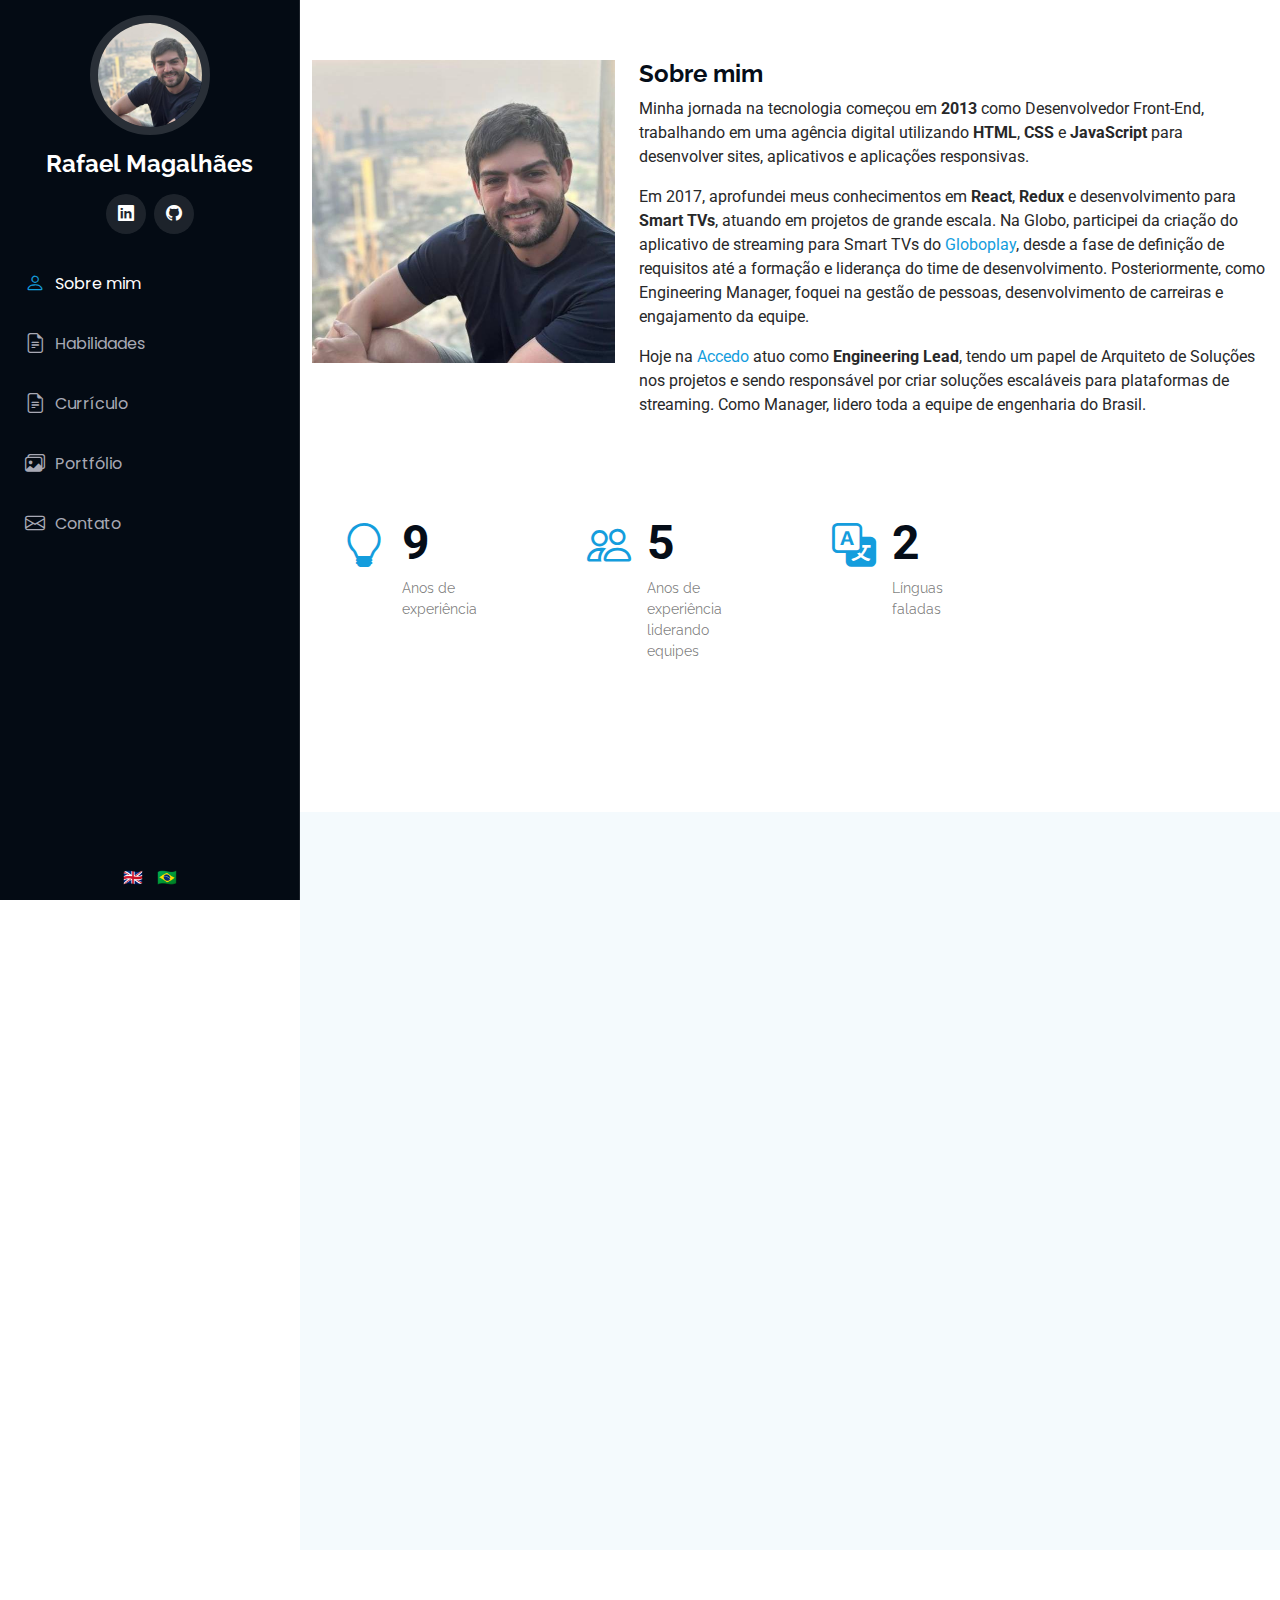
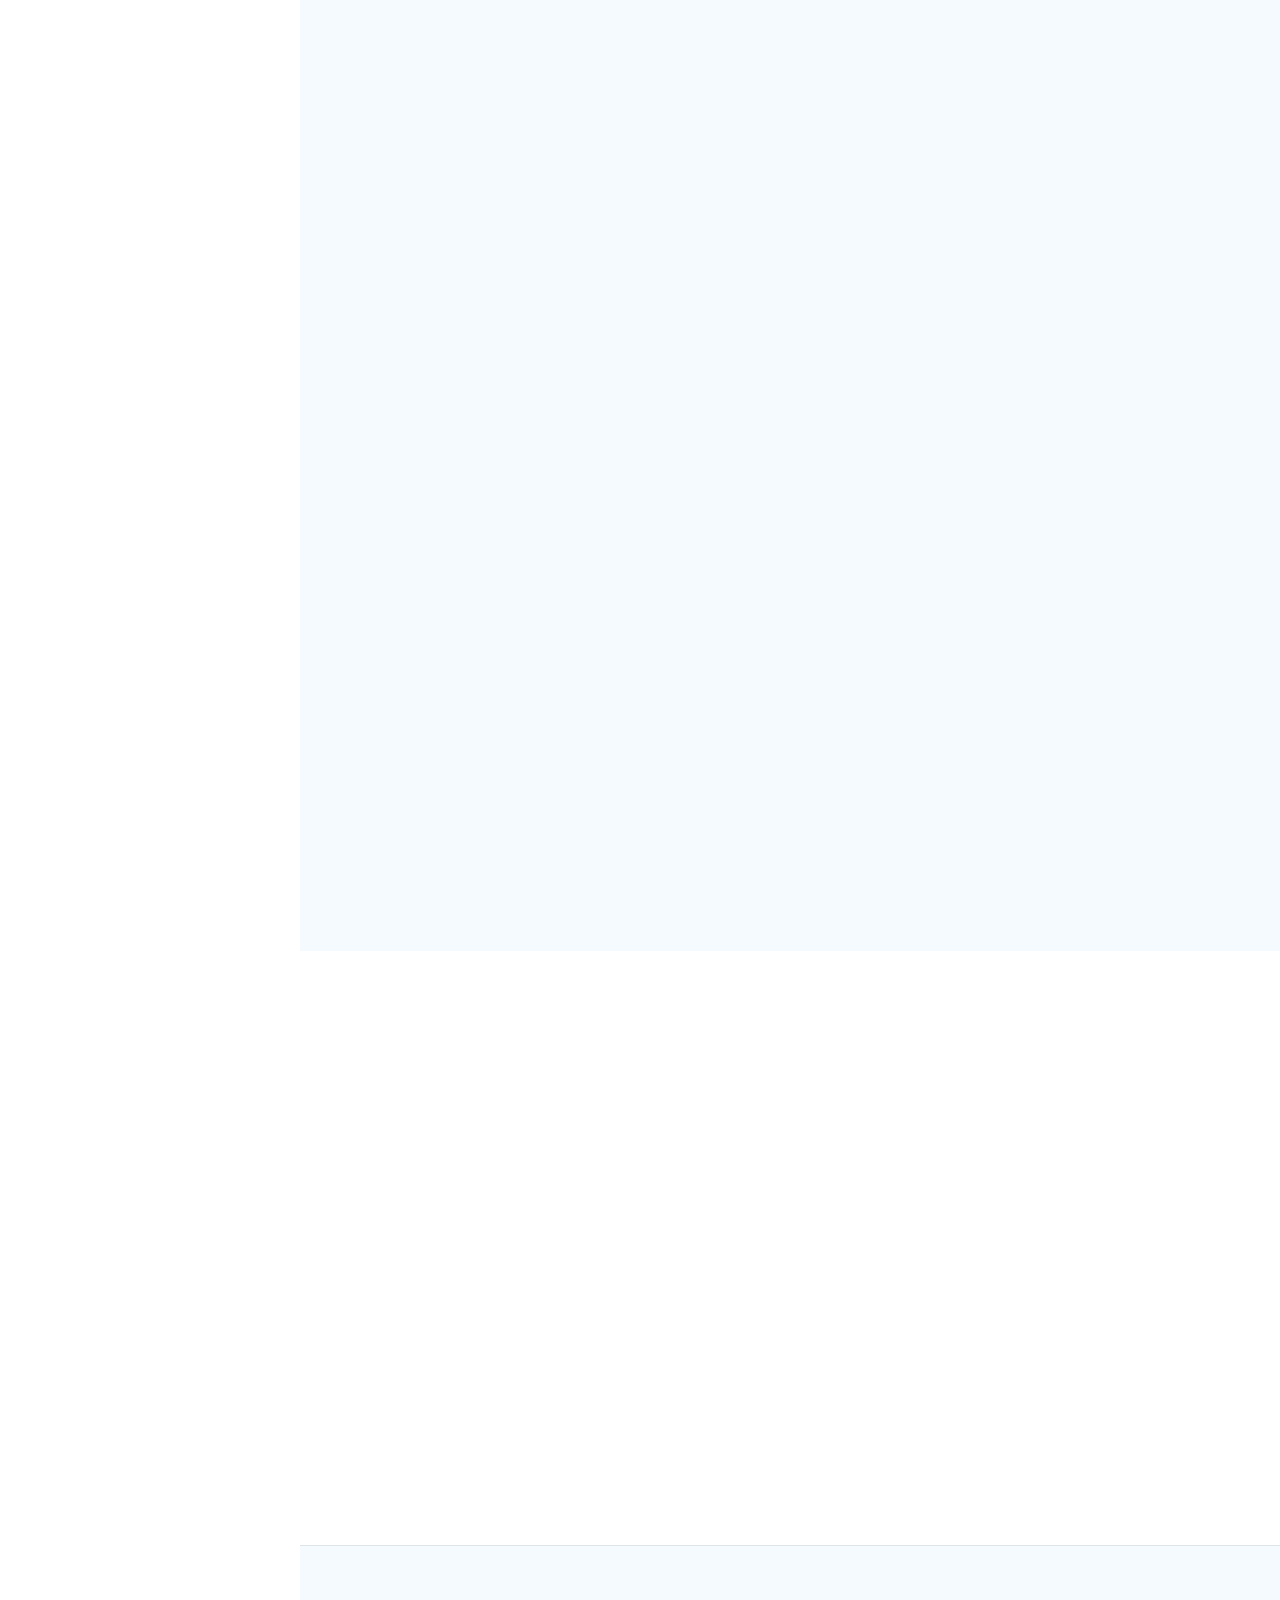
<file: index.html>
<!DOCTYPE html>
<html lang="en">
  <head>
    <!-- Google tag (gtag.js) -->
    <script
      async
      src="https://www.googletagmanager.com/gtag/js?id=G-DK1Q2T922S"
    ></script>
    <script>
      window.dataLayer = window.dataLayer || [];
      function gtag() {
        dataLayer.push(arguments);
      }
      gtag("js", new Date());

      gtag("config", "G-DK1Q2T922S");
    </script>
    <meta charset="utf-8" />
    <meta content="width=device-width, initial-scale=1.0" name="viewport" />
    <title>Rafael Magalhães | Engineering Lead - Front-End Developer</title>
    <meta
      content="Desenvolvedor e líder técnico com experiência em Front-End, React e Smart TVs."
      name="description"
    />
    <!-- Fonts -->
    <link href="https://fonts.googleapis.com" rel="preconnect" />
    <link href="https://fonts.gstatic.com" rel="preconnect" crossorigin />
    <link
      href="https://fonts.googleapis.com/css2?family=Roboto:ital,wght@0,100;0,300;0,400;0,500;0,700;0,900;1,100;1,300;1,400;1,500;1,700;1,900&family=Poppins:ital,wght@0,100;0,200;0,300;0,400;0,500;0,600;0,700;0,800;0,900;1,100;1,200;1,300;1,400;1,500;1,600;1,700;1,800;1,900&family=Raleway:ital,wght@0,100;0,200;0,300;0,400;0,500;0,600;0,700;0,800;0,900;1,100;1,200;1,300;1,400;1,500;1,600;1,700;1,800;1,900&display=swap"
      rel="stylesheet"
    />

    <!-- Vendor CSS Files -->
    <link
      href="assets/vendor/bootstrap/css/bootstrap.min.css"
      rel="stylesheet"
    />
    <link
      href="assets/vendor/bootstrap-icons/bootstrap-icons.css"
      rel="stylesheet"
    />
    <link href="assets/vendor/aos/aos.css" rel="stylesheet" />
    <link
      href="assets/vendor/glightbox/css/glightbox.min.css"
      rel="stylesheet"
    />
    <link href="assets/vendor/swiper/swiper-bundle.min.css" rel="stylesheet" />

    <!-- Main CSS File -->
    <link href="assets/css/main.css" rel="stylesheet" />
  </head>

  <body class="index-page">
    <header id="header" class="header dark-background d-flex flex-column">
      <i class="header-toggle d-xl-none bi bi-list"></i>

      <div class="profile-img">
        <img
          src="assets/img/my-profile-img.jpg"
          alt=""
          class="img-fluid rounded-circle"
        />
      </div>

      <a href="/" class="logo d-flex align-items-center justify-content-center">
        <h1 class="sitename">Rafael Magalhães</h1>
      </a>

      <div class="social-links text-center">
        <a
          href="https://www.linkedin.com/in/rafamagalhaes/"
          target="_blank"
          class="linkedin"
          ><i class="bi bi-linkedin"></i
        ></a>
        <a
          href="https://github.com/rafaelrmagalhaes"
          target="_blank"
          class="github"
          ><i class="bi bi-github"></i
        ></a>
      </div>

      <nav id="navmenu" class="navmenu">
        <ul>
          <li>
            <a href="#about"><i class="bi bi-person navicon"></i> Sobre mim</a>
          </li>
          <li>
            <a href="#skills"
              ><i class="bi bi-file-earmark-text navicon"></i> Habilidades</a
            >
          </li>
          <li>
            <a href="#resume"
              ><i class="bi bi-file-earmark-text navicon"></i> Currículo</a
            >
          </li>
          <li>
            <a href="#portfolio"
              ><i class="bi bi-images navicon"></i> Portfólio</a
            >
          </li>
          <li>
            <a href="#contact"
              ><i class="bi bi-envelope navicon"></i> Contato</a
            >
          </li>
        </ul>
      </nav>

      <div class="languages">
        <ul>
          <li><a href="http://rafaelmagalhaes.com.br/en/">🇬🇧</a></li>
          <li><a href="http://rafaelmagalhaes.com.br/">🇧🇷</a></li>
        </ul>
      </div>
    </header>

    <main class="main">
      <!-- About Section -->
      <section id="about" class="about section">
        <div class="container" data-aos="fade-up" data-aos-delay="100">
          <div class="row gy-4 justify-content-center">
            <div class="col-lg-4">
              <img
                src="assets/img/my-profile-img.jpg"
                class="img-fluid"
                alt=""
              />
            </div>
            <div class="col-lg-8 content">
              <h2>Sobre mim</h2>
              <div class="row">
                <div class="col-lg-12">
                  <p>
                    Minha jornada na tecnologia começou em
                    <strong>2013</strong> como Desenvolvedor Front-End,
                    trabalhando em uma agência digital utilizando
                    <strong>HTML</strong>, <strong>CSS</strong> e
                    <strong>JavaScript</strong> para desenvolver sites,
                    aplicativos e aplicações responsivas.
                  </p>
                  <p>
                    Em 2017, aprofundei meus conhecimentos em
                    <strong>React</strong>, <strong>Redux</strong> e
                    desenvolvimento para <strong>Smart TVs</strong>, atuando em
                    projetos de grande escala. Na Globo, participei da criação
                    do aplicativo de streaming para Smart TVs do
                    <a href="https://globoplay.globo.com/" target="_blank"
                      >Globoplay</a
                    >, desde a fase de definição de requisitos até a formação e
                    liderança do time de desenvolvimento. Posteriormente, como
                    Engineering Manager, foquei na gestão de pessoas,
                    desenvolvimento de carreiras e engajamento da equipe.
                  </p>
                  <p>
                    Hoje na
                    <a href="https://www.accedo.tv/" target="_blank">Accedo</a>
                    atuo como <strong>Engineering Lead</strong>, tendo um papel
                    de Arquiteto de Soluções nos projetos e sendo responsável
                    por criar soluções escaláveis para plataformas de streaming.
                    Como Manager, lidero toda a equipe de engenharia do Brasil.
                  </p>
                </div>
              </div>
            </div>
          </div>
        </div>

        <div id="stats" class="stats section">
          <div class="container" data-aos="fade-up" data-aos-delay="100">
            <div class="row gy-4">
              <div class="col-lg-3 col-md-6">
                <div class="stats-item">
                  <i class="bi bi-lightbulb"></i>
                  <span
                    data-purecounter-start="0"
                    data-purecounter-end="12"
                    data-purecounter-duration="1"
                    class="purecounter"
                  ></span>
                  <p>Anos de experiência</p>
                </div>
              </div>
              <!-- End Stats Item -->

              <div class="col-lg-3 col-md-6">
                <div class="stats-item">
                  <i class="bi bi-people"></i>
                  <span
                    data-purecounter-start="0"
                    data-purecounter-end="6"
                    data-purecounter-duration="1"
                    class="purecounter"
                  ></span>
                  <p>Anos de experiência liderando equipes</p>
                </div>
              </div>
              <!-- End Stats Item -->

              <div class="col-lg-3 col-md-6">
                <div class="stats-item">
                  <i class="bi bi-translate"></i>
                  <span
                    data-purecounter-start="0"
                    data-purecounter-end="3"
                    data-purecounter-duration="1"
                    class="purecounter"
                  ></span>
                  <p>Línguas faladas</p>
                </div>
              </div>
              <!-- End Stats Item -->
            </div>
          </div>
        </div>
      </section>
      <!-- /About Section -->

      <!-- Skills Section -->
      <section id="skills" class="skills section light-background">
        <!-- Section Title -->
        <div class="container section-title" data-aos="fade-up">
          <h2>Habilidades</h2>
        </div>
        <!-- End Section Title -->

        <div class="container" data-aos="fade-up" data-aos-delay="100">
          <div class="row skills-content skills-animation">
            <div class="col-lg-6">
              <div class="progress">
                <span class="skill"
                  ><span>HTML / CSS / SASS / Javascript / JQuery</span>
                  <i class="val">100%</i></span
                >
                <div class="progress-bar-wrap">
                  <div
                    class="progress-bar"
                    role="progressbar"
                    aria-valuenow="100"
                    aria-valuemin="0"
                    aria-valuemax="100"
                  ></div>
                </div>
              </div>
              <!-- End Skills Item -->

              <div class="progress">
                <span class="skill"
                  ><span>Typescript</span> <i class="val">100%</i></span
                >
                <div class="progress-bar-wrap">
                  <div
                    class="progress-bar"
                    role="progressbar"
                    aria-valuenow="100"
                    aria-valuemin="0"
                    aria-valuemax="100"
                  ></div>
                </div>
              </div>
              <!-- End Skills Item -->

              <div class="progress">
                <span class="skill"
                  ><span>Photoshop / Figma</span> <i class="val">100%</i></span
                >
                <div class="progress-bar-wrap">
                  <div
                    class="progress-bar"
                    role="progressbar"
                    aria-valuenow="100"
                    aria-valuemin="0"
                    aria-valuemax="100"
                  ></div>
                </div>
              </div>
              <!-- End Skills Item -->

              <div class="progress">
                <span class="skill"
                  ><span>Desenvolvimento Web</span>
                  <i class="val">100%</i></span
                >
                <div class="progress-bar-wrap">
                  <div
                    class="progress-bar"
                    role="progressbar"
                    aria-valuenow="100"
                    aria-valuemin="0"
                    aria-valuemax="100"
                  ></div>
                </div>
              </div>
              <!-- End Skills Item -->

              <div class="progress">
                <span class="skill"
                  ><span>CI / CD</span> <i class="val">100%</i></span
                >
                <div class="progress-bar-wrap">
                  <div
                    class="progress-bar"
                    role="progressbar"
                    aria-valuenow="100"
                    aria-valuemin="0"
                    aria-valuemax="100"
                  ></div>
                </div>
              </div>
              <!-- End Skills Item -->

              <div class="progress">
                <span class="skill"
                  ><span>NextJS</span> <i class="val">80%</i></span
                >
                <div class="progress-bar-wrap">
                  <div
                    class="progress-bar"
                    role="progressbar"
                    aria-valuenow="80"
                    aria-valuemin="0"
                    aria-valuemax="100"
                  ></div>
                </div>
              </div>
              <!-- End Skills Item -->

              <div class="progress">
                <span class="skill"
                  ><span>NodeJS / Angular</span> <i class="val">40%</i></span
                >
                <div class="progress-bar-wrap">
                  <div
                    class="progress-bar"
                    role="progressbar"
                    aria-valuenow="30"
                    aria-valuemin="0"
                    aria-valuemax="100"
                  ></div>
                </div>
              </div>
              <!-- End Skills Item -->

              <div class="progress">
                <span class="skill"
                  ><span>Metodologias Ágeis (Scrum / Kanban)</span>
                  <i class="val">100%</i></span
                >
                <div class="progress-bar-wrap">
                  <div
                    class="progress-bar"
                    role="progressbar"
                    aria-valuenow="100"
                    aria-valuemin="0"
                    aria-valuemax="100"
                  ></div>
                </div>
              </div>
              <!-- End Skills Item -->
            </div>

            <div class="col-lg-6">
              <div class="progress">
                <span class="skill"
                  ><span>React</span> <i class="val">100%</i></span
                >
                <div class="progress-bar-wrap">
                  <div
                    class="progress-bar"
                    role="progressbar"
                    aria-valuenow="100"
                    aria-valuemin="0"
                    aria-valuemax="100"
                  ></div>
                </div>
              </div>
              <!-- End Skills Item -->

              <div class="progress">
                <span class="skill"
                  ><span>Design responsivo</span> <i class="val">100%</i></span
                >
                <div class="progress-bar-wrap">
                  <div
                    class="progress-bar"
                    role="progressbar"
                    aria-valuenow="100"
                    aria-valuemin="0"
                    aria-valuemax="100"
                  ></div>
                </div>
              </div>
              <!-- End Skills Item -->

              <div class="progress">
                <span class="skill"
                  ><span>Desenvolvimento para Smart TVs</span>
                  <i class="val">100%</i></span
                >
                <div class="progress-bar-wrap">
                  <div
                    class="progress-bar"
                    role="progressbar"
                    aria-valuenow="100"
                    aria-valuemin="0"
                    aria-valuemax="100"
                  ></div>
                </div>
              </div>
              <!-- End Skills Item -->

              <div class="progress">
                <span class="skill"
                  ><span>Git</span> <i class="val">100%</i></span
                >
                <div class="progress-bar-wrap">
                  <div
                    class="progress-bar"
                    role="progressbar"
                    aria-valuenow="100"
                    aria-valuemin="0"
                    aria-valuemax="100"
                  ></div>
                </div>
              </div>
              <!-- End Skills Item -->

              <div class="progress">
                <span class="skill"
                  ><span>WordPress / CMS</span> <i class="val">90%</i></span
                >
                <div class="progress-bar-wrap">
                  <div
                    class="progress-bar"
                    role="progressbar"
                    aria-valuenow="90"
                    aria-valuemin="0"
                    aria-valuemax="100"
                  ></div>
                </div>
              </div>
              <!-- End Skills Item -->

              <div class="progress">
                <span class="skill"
                  ><span>GraphQL</span> <i class="val">80%</i></span
                >
                <div class="progress-bar-wrap">
                  <div
                    class="progress-bar"
                    role="progressbar"
                    aria-valuenow="80"
                    aria-valuemin="0"
                    aria-valuemax="100"
                  ></div>
                </div>
              </div>
              <!-- End Skills Item -->

              <div class="progress">
                <span class="skill"
                  ><span>AWS</span> <i class="val">20%</i></span
                >
                <div class="progress-bar-wrap">
                  <div
                    class="progress-bar"
                    role="progressbar"
                    aria-valuenow="20"
                    aria-valuemin="0"
                    aria-valuemax="100"
                  ></div>
                </div>
              </div>
              <!-- End Skills Item -->

              <div class="progress">
                <span class="skill"
                  ><span>Liderança e gestão de equipe</span>
                  <i class="val">100%</i></span
                >
                <div class="progress-bar-wrap">
                  <div
                    class="progress-bar"
                    role="progressbar"
                    aria-valuenow="100"
                    aria-valuemin="0"
                    aria-valuemax="100"
                  ></div>
                </div>
              </div>
              <!-- End Skills Item -->
            </div>
          </div>
        </div>
      </section>
      <!-- /Skills Section -->

      <!-- Resume Section -->
      <section id="resume" class="resume section">
        <!-- Section Title -->
        <div class="container section-title" data-aos="fade-up">
          <h2>Currículo</h2>
        </div>
        <!-- End Section Title -->

        <div class="container">
          <div class="row">
            <div class="col-lg-6" data-aos="fade-up" data-aos-delay="200">
              <h3 class="resume-title">Experiência Profissional</h3>
              <div class="resume-item">
                <h4>Accedo - Engineering Lead</h4>
                <h5>Maio 2023 - Atualmente</h5>
                <p><em>Remoto</em></p>
                <ul>
                  <li>
                    Principal ponto de contato dos clientes para as equipes
                    técnicas;
                  </li>
                  <li>
                    Gerenciamento da arquitetura técnica e das soluções,
                    fornecendo liderança e direção para as equipes de
                    desenvolvimento;
                  </li>
                  <li>Atuação prática como Engenheiro de Software Sênior;</li>
                  <li>
                    Suporte no processo de pré-vendas, incluindo levantamento de
                    requisitos, estimativas, etc;
                  </li>
                  <li>
                    Responsável por liderar a equipe de engenharia brasileira (5
                    pessoas), realizando 1:1s, planejamento de carreira,
                    contratação e demissão.
                  </li>
                </ul>
                <p>
                  <em
                    >Habilidades: HTML - CSS - React - Typescript - Javascript -
                    Metodologia Ágil - Desenvolvimento para Smart TVs - Figma -
                    Liderança de equipe e gestão de equipe</em
                  >
                </p>
              </div>
              <!-- Edn Resume Item -->

              <div class="resume-item">
                <h4>Rethink - Sócio / CTO</h4>
                <h5>Abril 2022 - Maio 2023</h5>
                <p><em>Remoto</em></p>
                <ul>
                  <li>
                    Saí do meu emprego anterior para criar minha própria empresa
                    de consultoria;
                  </li>
                  <li>
                    Ajudando nossos clientes a impulsionar seus negócios e
                    projetos digitais, fornecendo os melhores profissionais do
                    mercado;
                  </li>
                  <li>
                    Ponto de contato com os clientes, coletando requisitos dos
                    projetos e feedbacks;
                  </li>
                  <li>
                    Responsável por liderar todos os colaboradores (10 pessoas),
                    realizando 1:1s, planejamento de carreira, contratação e
                    demissão.
                  </li>
                </ul>
                <p>
                  <em
                    >Habilidades: HTML - CSS - React - Typescript - Javascript -
                    Metodologia Ágil - Desenvolvimento Web - Liderança de equipe
                    e gestão de equipe</em
                  >
                </p>
              </div>
              <!-- Edn Resume Item -->

              <div class="resume-item">
                <h4>Globo - Engineering Manager</h4>
                <h5>Junho 2021 - Março 2022</h5>
                <p><em>Híbrido - Rio de Janeiro / RJ</em></p>
                <ul>
                  <li>
                    Gerenciando a equipe de engenharia (40 pessoas), oferecendo
                    desenvolvimento de carreira, feedback de desempenho e
                    mentoria;
                  </li>
                  <li>
                    Colaborando com stakeholders para definir a direção técnica,
                    arquitetura e melhores práticas de desenvolvimento;
                  </li>
                  <li>Responsável por recrutamento e contratação.</li>
                </ul>
                <p>
                  <em>Habilidades: Gestão de equipe</em>
                </p>
              </div>
              <!-- Edn Resume Item -->

              <div class="resume-item">
                <h4>Globo - Tech Lead</h4>
                <h5>Fevereiro 2019 - Junho 2021</h5>
                <p><em>Híbrido - Rio de Janeiro / RJ</em></p>
                <ul>
                  <li>
                    Após meu bom trabalho com Smart TVs, fui contratado pela
                    Globo;
                  </li>
                  <li>Responsável por criar uma equipe do zero;</li>
                  <li>
                    Desenvolvendo um aplicativo OTT (Globoplay) do zero usando
                    React;
                  </li>
                  <li>Responsável por recrutamento e contratação;</li>
                  <li>
                    Disseminando conhecimento sobre desenvolvimento para Smart
                    TVs para os novos membros da equipe.
                  </li>
                </ul>
                <p>
                  <em
                    >Habilidades: HTML - CSS - React - GraphQL - Typescript -
                    Javascript - Metodologia Ágil - Desenvolvimento para Smart -
                    Figma - TVs - Liderança de equipe</em
                  >
                </p>
              </div>
              <!-- Edn Resume Item -->

              <div class="resume-item">
                <h4>Storm Group - Desenvolvedor Front-End</h4>
                <h5>Maio 2017 - Fevereiro 2019</h5>
                <p><em>Presencial - Rio de Janeiro / RJ</em></p>
                <ul>
                  <li>Alocado na Globo;</li>
                  <li>
                    Desenvolvendo um aplicativo OTT (Globosat Play) usando React
                    e Redux;
                  </li>
                  <li>
                    Estudando para identificar a melhor tecnologia a ser
                    utilizada (JavaScript, React ou Canvas) para um novo
                    aplicativo para Smart TVs chamado Globoplay.
                  </li>
                </ul>
                <p>
                  <em
                    >Habilidades: HTML - CSS - React - Typescript - Javascript -
                    Metodologia Ágil - Desenvolvimento para Smart TVs - Figma -
                    Liderança de equipe</em
                  >
                </p>
              </div>
              <!-- Edn Resume Item -->

              <div class="resume-item">
                <h4>Internit - Desenvolvedor Front-End</h4>
                <h5>Maio 2013 - Maio 2017</h5>
                <p><em>Presencial - Niterói / RJ</em></p>
                <ul>
                  <li>
                    Minha primeira experiência de trabalho, e fui contratado
                    como Trainee.
                  </li>
                  <li>Promovido a Desenvolvedor Júnior após um ano;</li>
                  <li>
                    Desenvolvimento de sites responsivos para grandes
                    construtoras nacionais usando HTML, CSS, JavaScript e
                    jQuery;
                  </li>
                  <li>Desenvolvimento de aplicativos móveis usando Ionic;</li>
                  <li>
                    No meu último ano na empresa, atuei como Tech Lead,
                    treinando novos funcionários.
                  </li>
                </ul>
                <p>
                  <em
                    >Habilidades: HTML - CSS - Javascript - Wordpress - Design
                    responsivo - Desenvolvimento Web - Photoshop - Liderança de
                    equipe</em
                  >
                </p>
              </div>
              <!-- Edn Resume Item -->
            </div>

            <div class="col-lg-6" data-aos="fade-up" data-aos-delay="100">
              <h3 class="resume-title">Idiomas</h3>
              <div class="resume-item">
                <ul>
                  <li>Português - Nativo</li>
                  <li>Inglês - Avançado (Nível C1)</li>
                  <li>Espanhol - Intermediário</li>
                </ul>
              </div>
              <!-- Edn Resume Item -->

              <h3 class="resume-title">Educação</h3>
              <div class="resume-item">
                <h4>Análise e Desenvolvimento de Sistemas</h4>
                <h6>Instituto Infnet</h6>
                <p>2011 - 2014</p>
              </div>
              <!-- Edn Resume Item -->
            </div>
          </div>
        </div>
      </section>
      <!-- /Resume Section -->

      <!-- Portfolio Section -->
      <section id="portfolio" class="portfolio section light-background">
        <!-- Section Title -->
        <div class="container section-title" data-aos="fade-up">
          <h2>Portfólio</h2>
        </div>
        <!-- End Section Title -->

        <div class="container">
          <div
            class="isotope-layout"
            data-default-filter="*"
            data-layout="masonry"
            data-sort="original-order"
          >
            <ul
              class="portfolio-filters isotope-filters"
              data-aos="fade-up"
              data-aos-delay="100"
            >
              <li data-filter="*" class="filter-active">Todos</li>
              <li data-filter=".filter-site">Sites</li>
              <li data-filter=".filter-app">Aplicativos</li>
            </ul>
            <!-- End Portfolio Filters -->

            <div
              class="row gy-4 isotope-container"
              data-aos="fade-up"
              data-aos-delay="200"
            >
              <div
                class="col-lg-4 col-md-6 portfolio-item isotope-item filter-app"
              >
                <div class="portfolio-content h-100">
                  <img
                    src="assets/img/portfolio/maisalguemdoente.png"
                    class="img-fluid"
                    width="100%"
                    alt=""
                  />
                  <div class="portfolio-info">
                    <h4>Mais Alguém Doente</h4>
                    <p>Aplicativo Android e iOS</p>
                    <a
                      href="https://maisalguemdoente.com.br/"
                      target="_blank"
                      title="More Details"
                      class="details-link"
                      ><i class="bi bi-link-45deg"></i
                    ></a>
                  </div>
                </div>
              </div>
              <!-- End Portfolio Item -->

              <div
                class="col-lg-4 col-md-6 portfolio-item isotope-item filter-site"
              >
                <div class="portfolio-content h-100">
                  <img
                    src="assets/img/portfolio/alfa.png"
                    class="img-fluid"
                    width="100%"
                    alt=""
                  />
                  <div class="portfolio-info">
                    <h4>Alfa Realty</h4>
                    <p>Site</p>
                    <a
                      href="https://alfarealty.com.br/"
                      title="More Details"
                      target="_blank"
                      class="details-link"
                      ><i class="bi bi-link-45deg"></i
                    ></a>
                  </div>
                </div>
              </div>
              <!-- End Portfolio Item -->

              <div
                class="col-lg-4 col-md-6 portfolio-item isotope-item filter-site"
              >
                <div class="portfolio-content h-100">
                  <img
                    src="assets/img/portfolio/candido.png"
                    class="img-fluid"
                    width="100%"
                    alt=""
                  />
                  <div class="portfolio-info">
                    <h4>Candido Arquitetura</h4>
                    <p>Site</p>
                    <a
                      href="https://www.candidoarquitetura.com.br/"
                      target="_blank"
                      title="More Details"
                      class="details-link"
                      ><i class="bi bi-link-45deg"></i
                    ></a>
                  </div>
                </div>
              </div>
              <!-- End Portfolio Item -->

              <div
                class="col-lg-4 col-md-6 portfolio-item isotope-item filter-app"
              >
                <div class="portfolio-content h-100">
                  <img
                    src="assets/img/portfolio/globoplay.jpg"
                    class="img-fluid"
                    width="100%"
                    alt=""
                  />
                  <div class="portfolio-info">
                    <h4>Globoplay</h4>
                    <p>Aplicativo Smart TVs</p>
                    <a
                      href="https://globoplay.globo.com/"
                      target="_blank"
                      title="More Details"
                      class="details-link"
                      ><i class="bi bi-link-45deg"></i
                    ></a>
                  </div>
                </div>
              </div>
              <!-- End Portfolio Item -->

              <div
                class="col-lg-4 col-md-6 portfolio-item isotope-item filter-app"
              >
                <div class="portfolio-content h-100">
                  <img
                    src="assets/img/portfolio/sbt.png"
                    class="img-fluid"
                    width="100%"
                    alt=""
                  />
                  <div class="portfolio-info">
                    <h4>+SBT</h4>
                    <p>Aplicativo Smart TVs, Android, iOS e Web</p>
                    <a
                      href="https://mais.sbt.com.br/"
                      title="More Details"
                      target="_blank"
                      class="details-link"
                      ><i class="bi bi-link-45deg"></i
                    ></a>
                  </div>
                </div>
              </div>
              <!-- End Portfolio Item -->

              <div
                class="col-lg-4 col-md-6 portfolio-item isotope-item filter-site"
              >
                <div class="portfolio-content h-100">
                  <img
                    src="assets/img/portfolio/jm.jpg"
                    class="img-fluid"
                    width="100%"
                    alt=""
                  />
                  <div class="portfolio-info">
                    <h4>JM Construções</h4>
                    <p>Site</p>
                    <a
                      href="http://jmconstrucoes.com.br/"
                      target="_blank"
                      title="More Details"
                      class="details-link"
                      ><i class="bi bi-link-45deg"></i
                    ></a>
                  </div>
                </div>
              </div>
              <!-- End Portfolio Item -->

              <div
                class="col-lg-4 col-md-6 portfolio-item isotope-item filter-site"
              >
                <div class="portfolio-content h-100">
                  <img
                    src="assets/img/portfolio/pedradovale.png"
                    class="img-fluid"
                    width="100%"
                    alt=""
                  />
                  <div class="portfolio-info">
                    <h4>Pedra do Vale</h4>
                    <p>Site</p>
                    <a
                      href="https://pedradovale.com.br/"
                      target="_blank"
                      title="More Details"
                      class="details-link"
                      ><i class="bi bi-link-45deg"></i
                    ></a>
                  </div>
                </div>
              </div>
              <!-- End Portfolio Item -->

              <div
                class="col-lg-4 col-md-6 portfolio-item isotope-item filter-site"
              >
                <div class="portfolio-content h-100">
                  <img
                    src="assets/img/portfolio/internit.png"
                    class="img-fluid"
                    width="100%"
                    alt=""
                  />
                  <div class="portfolio-info">
                    <h4>Internit</h4>
                    <p>Site</p>
                    <a
                      href="https://internit.com.br/"
                      target="_blank"
                      title="More Details"
                      class="details-link"
                      ><i class="bi bi-link-45deg"></i
                    ></a>
                  </div>
                </div>
              </div>
              <!-- End Portfolio Item -->

              <div
                class="col-lg-4 col-md-6 portfolio-item isotope-item filter-app"
              >
                <div class="portfolio-content h-100">
                  <img
                    src="assets/img/portfolio/universal.jpg"
                    class="img-fluid"
                    width="100%"
                    alt=""
                  />
                  <div class="portfolio-info">
                    <h4>Universal+</h4>
                    <p>Aplicativo Smart TVs, Android, iOS e Web</p>
                    <a
                      href="https://universalplus.com.br/"
                      target="_blank"
                      title="More Details"
                      class="details-link"
                      ><i class="bi bi-link-45deg"></i
                    ></a>
                  </div>
                </div>
              </div>
              <!-- End Portfolio Item -->

              <div
                class="col-lg-4 col-md-6 portfolio-item isotope-item filter-app"
              >
                <div class="portfolio-content h-100">
                  <img
                    src="assets/img/portfolio/paramount.webp"
                    width="100%"
                    class="img-fluid"
                    alt=""
                  />
                  <div class="portfolio-info">
                    <h4>Paramount+</h4>
                    <p>Aplicativo Set-Top Boxes</p>
                    <a
                      href="https://www.paramountplus.com/"
                      target="_blank"
                      title="More Details"
                      class="details-link"
                      ><i class="bi bi-link-45deg"></i
                    ></a>
                  </div>
                </div>
              </div>
              <!-- End Portfolio Item -->
            </div>
            <!-- End Portfolio Container -->
          </div>
        </div>
      </section>
      <!-- /Portfolio Section -->

      <!-- Contact Section -->
      <section id="contact" class="contact section">
        <!-- Section Title -->
        <div class="container section-title" data-aos="fade-up">
          <h2>Contato</h2>
          <p>Vamos bater um papo? :)</p>

          <div
            class="info-item d-flex mt-5"
            data-aos="fade-up"
            data-aos-delay="100"
          >
            <i class="bi bi-telephone flex-shrink-0"></i>
            <div>
              <h3>Telefone / WhatsApp</h3>
              <p>+55 21 99907-9747</p>
            </div>
          </div>
          <!-- End Info Item -->

          <div class="info-item d-flex" data-aos="fade-up" data-aos-delay="200">
            <i class="bi bi-envelope flex-shrink-0"></i>
            <div>
              <h3>Email</h3>
              <p>rafaremagalhaes@gmail.com</p>
            </div>
          </div>
          <!-- End Info Item -->

          <div class="info-item d-flex" data-aos="fade-up" data-aos-delay="300">
            <i class="bi bi-geo-alt flex-shrink-0"></i>
            <div>
              <h3>Localização</h3>
              <p>Rio de Janeiro - Brasil</p>
            </div>
          </div>
          <!-- End Info Item -->
        </div>
        <!-- End Section Title -->
      </section>
      <!-- /Contact Section -->
    </main>

    <footer
      id="footer"
      class="footer position-relative light-background"
    ></footer>

    <!-- Scroll Top -->
    <a
      href="#"
      id="scroll-top"
      class="scroll-top d-flex align-items-center justify-content-center"
      ><i class="bi bi-arrow-up-short"></i
    ></a>

    <!-- Preloader -->
    <div id="preloader"></div>

    <!-- Vendor JS Files -->
    <script src="assets/vendor/bootstrap/js/bootstrap.bundle.min.js"></script>
    <script src="assets/vendor/php-email-form/validate.js"></script>
    <script src="assets/vendor/aos/aos.js"></script>
    <script src="assets/vendor/typed.js/typed.umd.js"></script>
    <script src="assets/vendor/purecounter/purecounter_vanilla.js"></script>
    <script src="assets/vendor/waypoints/noframework.waypoints.js"></script>
    <script src="assets/vendor/glightbox/js/glightbox.min.js"></script>
    <script src="assets/vendor/imagesloaded/imagesloaded.pkgd.min.js"></script>
    <script src="assets/vendor/isotope-layout/isotope.pkgd.min.js"></script>
    <script src="assets/vendor/swiper/swiper-bundle.min.js"></script>

    <!-- Main JS File -->
    <script src="assets/js/main.js"></script>
  </body>
</html>
</file>
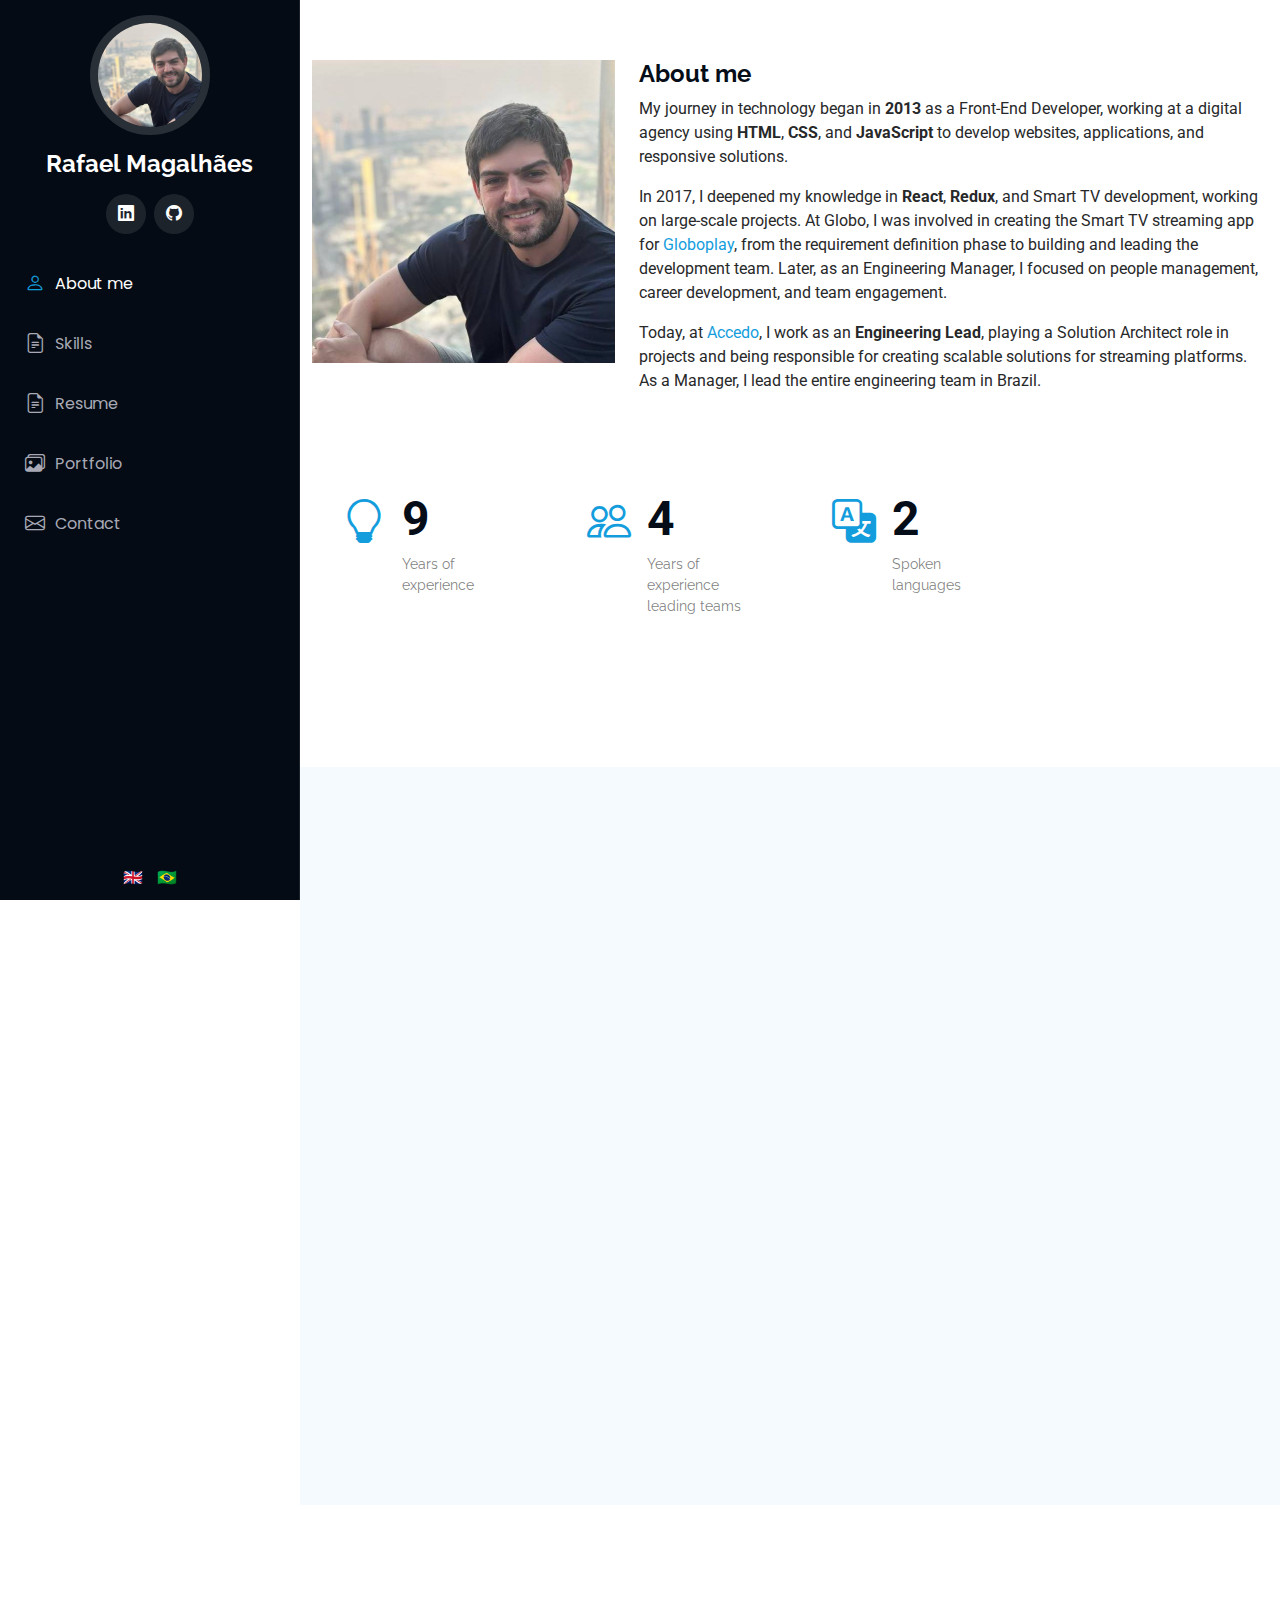
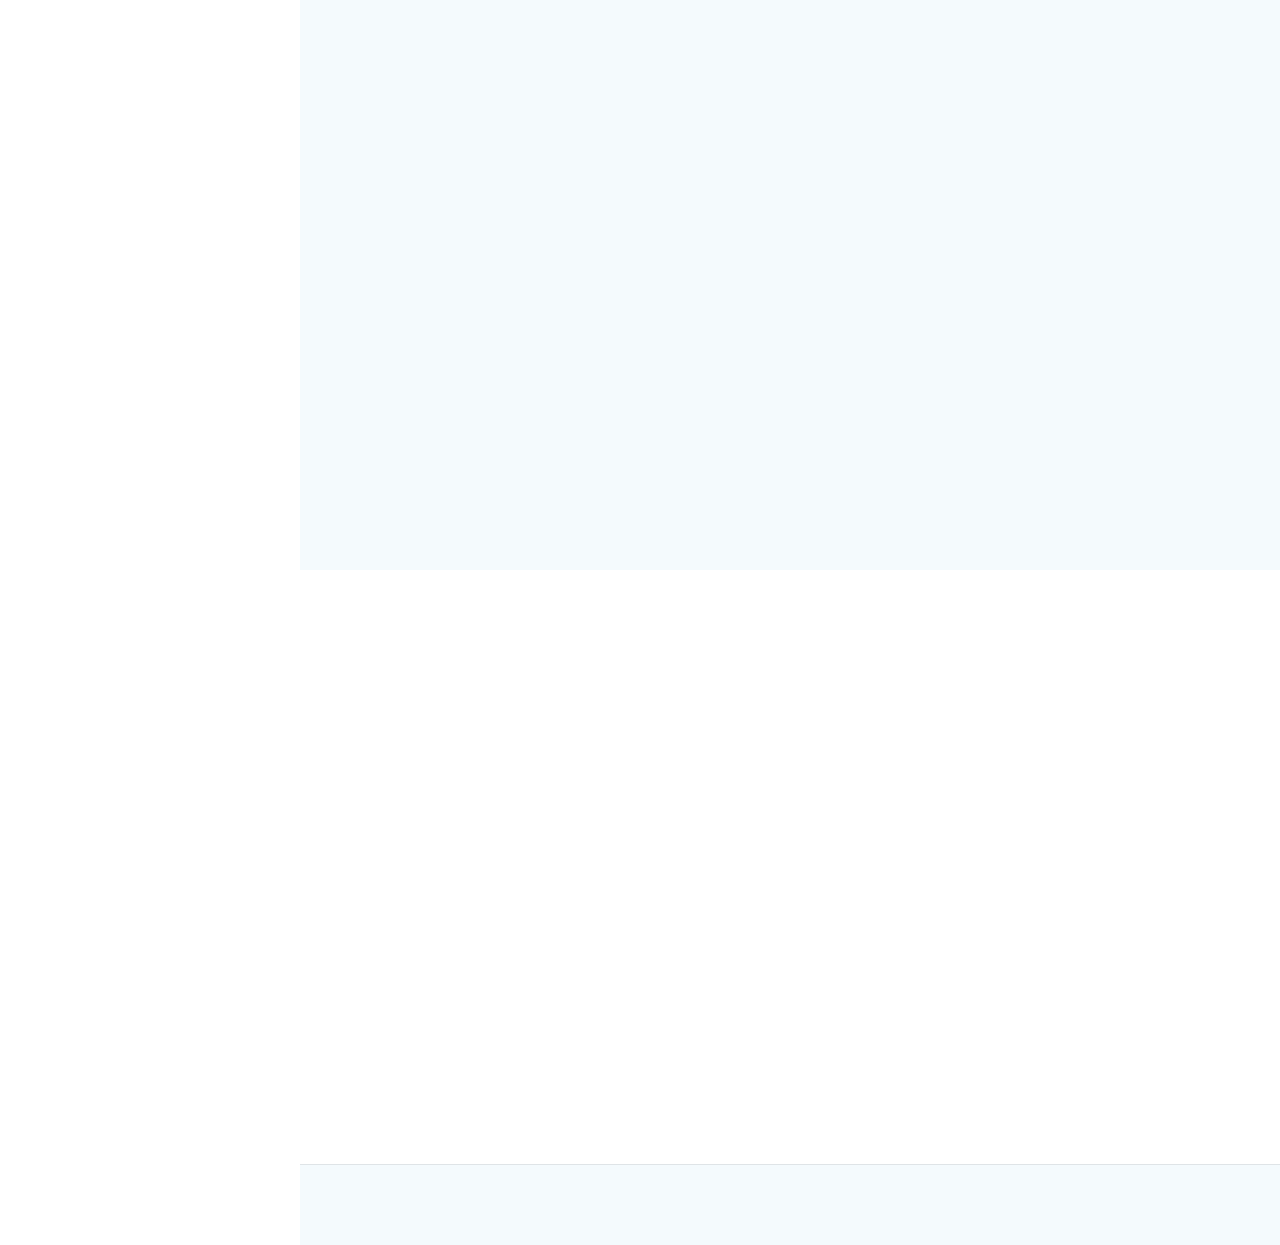
<file: en/index.html>
<!DOCTYPE html>
<html lang="en">
  <head>
    <!-- Google tag (gtag.js) -->
    <script
      async
      src="https://www.googletagmanager.com/gtag/js?id=G-H41C7V40PX"
    ></script>
    <script>
      window.dataLayer = window.dataLayer || [];
      function gtag() {
        dataLayer.push(arguments);
      }
      gtag("js", new Date());

      gtag("config", "G-H41C7V40PX");
    </script>
    <meta charset="utf-8" />
    <meta content="width=device-width, initial-scale=1.0" name="viewport" />
    <title>Rafael Magalhães | Engineering Lead - Front-End Developer</title>
    <meta
      content="Developer and technical lead with experience in Front-End, React, and Smart TVs."
      name="description"
    />
    <!-- Fonts -->
    <link href="https://fonts.googleapis.com" rel="preconnect" />
    <link href="https://fonts.gstatic.com" rel="preconnect" crossorigin />
    <link
      href="https://fonts.googleapis.com/css2?family=Roboto:ital,wght@0,100;0,300;0,400;0,500;0,700;0,900;1,100;1,300;1,400;1,500;1,700;1,900&family=Poppins:ital,wght@0,100;0,200;0,300;0,400;0,500;0,600;0,700;0,800;0,900;1,100;1,200;1,300;1,400;1,500;1,600;1,700;1,800;1,900&family=Raleway:ital,wght@0,100;0,200;0,300;0,400;0,500;0,600;0,700;0,800;0,900;1,100;1,200;1,300;1,400;1,500;1,600;1,700;1,800;1,900&display=swap"
      rel="stylesheet"
    />

    <!-- Vendor CSS Files -->
    <link
      href="../assets/vendor/bootstrap/css/bootstrap.min.css"
      rel="stylesheet"
    />
    <link
      href="../assets/vendor/bootstrap-icons/bootstrap-icons.css"
      rel="stylesheet"
    />
    <link href="../assets/vendor/aos/aos.css" rel="stylesheet" />
    <link
      href="../assets/vendor/glightbox/css/glightbox.min.css"
      rel="stylesheet"
    />
    <link
      href="../assets/vendor/swiper/swiper-bundle.min.css"
      rel="stylesheet"
    />

    <!-- Main CSS File -->
    <link href="../assets/css/main.css" rel="stylesheet" />
  </head>

  <body class="index-page">
    <header id="header" class="header dark-background d-flex flex-column">
      <i class="header-toggle d-xl-none bi bi-list"></i>

      <div class="profile-img">
        <img
          src="../assets/img/my-profile-img.jpg"
          alt=""
          class="img-fluid rounded-circle"
        />
      </div>

      <a href="/" class="logo d-flex align-items-center justify-content-center">
        <h1 class="sitename">Rafael Magalhães</h1>
      </a>

      <div class="social-links text-center">
        <a
          href="https://www.linkedin.com/in/rafamagalhaes/"
          target="_blank"
          class="linkedin"
          ><i class="bi bi-linkedin"></i
        ></a>
        <a
          href="https://github.com/rafaelrmagalhaes"
          target="_blank"
          class="github"
          ><i class="bi bi-github"></i
        ></a>
      </div>

      <nav id="navmenu" class="navmenu">
        <ul>
          <li>
            <a href="#about"><i class="bi bi-person navicon"></i> About me</a>
          </li>
          <li>
            <a href="#skills"
              ><i class="bi bi-file-earmark-text navicon"></i> Skills</a
            >
          </li>
          <li>
            <a href="#resume"
              ><i class="bi bi-file-earmark-text navicon"></i> Resume</a
            >
          </li>
          <li>
            <a href="#portfolio"
              ><i class="bi bi-images navicon"></i> Portfolio</a
            >
          </li>
          <li>
            <a href="#contact"
              ><i class="bi bi-envelope navicon"></i> Contact</a
            >
          </li>
        </ul>
      </nav>

      <div class="languages">
        <ul>
          <li><a href="http://rafaelmagalhaes.com.br/en/">🇬🇧</a></li>
          <li><a href="http://rafaelmagalhaes.com.br/">🇧🇷</a></li>
        </ul>
      </div>
    </header>

    <main class="main">
      <!-- About Section -->
      <section id="about" class="about section">
        <div class="container" data-aos="fade-up" data-aos-delay="100">
          <div class="row gy-4 justify-content-center">
            <div class="col-lg-4">
              <img
                src="../assets/img/my-profile-img.jpg"
                class="img-fluid"
                alt=""
              />
            </div>
            <div class="col-lg-8 content">
              <h2>About me</h2>
              <div class="row">
                <div class="col-lg-12">
                  <p>
                    My journey in technology began in <strong>2013</strong> as a
                    Front-End Developer, working at a digital agency using
                    <strong>HTML</strong>, <strong>CSS</strong>, and
                    <strong>JavaScript</strong> to develop websites,
                    applications, and responsive solutions.
                  </p>
                  <p>
                    In 2017, I deepened my knowledge in <strong>React</strong>,
                    <strong>Redux</strong>, and Smart TV development, working on
                    large-scale projects. At Globo, I was involved in creating
                    the Smart TV streaming app for
                    <a href="https://globoplay.globo.com/" target="_blank"
                      >Globoplay</a
                    >, from the requirement definition phase to building and
                    leading the development team. Later, as an Engineering
                    Manager, I focused on people management, career development,
                    and team engagement.
                  </p>
                  <p>
                    Today, at
                    <a href="https://www.accedo.tv/" target="_blank">Accedo</a>,
                    I work as an <strong>Engineering Lead</strong>, playing a
                    Solution Architect role in projects and being responsible
                    for creating scalable solutions for streaming platforms. As
                    a Manager, I lead the entire engineering team in Brazil.
                  </p>
                </div>
              </div>
            </div>
          </div>
        </div>

        <div id="stats" class="stats section">
          <div class="container" data-aos="fade-up" data-aos-delay="100">
            <div class="row gy-4">
              <div class="col-lg-3 col-md-6">
                <div class="stats-item">
                  <i class="bi bi-lightbulb"></i>
                  <span
                    data-purecounter-start="0"
                    data-purecounter-end="12"
                    data-purecounter-duration="1"
                    class="purecounter"
                  ></span>
                  <p>Years of experience</p>
                </div>
              </div>
              <!-- End Stats Item -->

              <div class="col-lg-3 col-md-6">
                <div class="stats-item">
                  <i class="bi bi-people"></i>
                  <span
                    data-purecounter-start="0"
                    data-purecounter-end="6"
                    data-purecounter-duration="1"
                    class="purecounter"
                  ></span>
                  <p>Years of experience leading teams</p>
                </div>
              </div>
              <!-- End Stats Item -->

              <div class="col-lg-3 col-md-6">
                <div class="stats-item">
                  <i class="bi bi-translate"></i>
                  <span
                    data-purecounter-start="0"
                    data-purecounter-end="3"
                    data-purecounter-duration="1"
                    class="purecounter"
                  ></span>
                  <p>Spoken languages</p>
                </div>
              </div>
              <!-- End Stats Item -->
            </div>
          </div>
        </div>
      </section>
      <!-- /About Section -->

      <!-- Skills Section -->
      <section id="skills" class="skills section light-background">
        <!-- Section Title -->
        <div class="container section-title" data-aos="fade-up">
          <h2>Skills</h2>
        </div>
        <!-- End Section Title -->

        <div class="container" data-aos="fade-up" data-aos-delay="100">
          <div class="row skills-content skills-animation">
            <div class="col-lg-6">
              <div class="progress">
                <span class="skill"
                  ><span>HTML / CSS / SASS / Javascript / JQuery</span>
                  <i class="val">100%</i></span
                >
                <div class="progress-bar-wrap">
                  <div
                    class="progress-bar"
                    role="progressbar"
                    aria-valuenow="100"
                    aria-valuemin="0"
                    aria-valuemax="100"
                  ></div>
                </div>
              </div>
              <!-- End Skills Item -->

              <div class="progress">
                <span class="skill"
                  ><span>Typescript</span> <i class="val">100%</i></span
                >
                <div class="progress-bar-wrap">
                  <div
                    class="progress-bar"
                    role="progressbar"
                    aria-valuenow="100"
                    aria-valuemin="0"
                    aria-valuemax="100"
                  ></div>
                </div>
              </div>
              <!-- End Skills Item -->

              <div class="progress">
                <span class="skill"
                  ><span>Photoshop / Figma</span> <i class="val">100%</i></span
                >
                <div class="progress-bar-wrap">
                  <div
                    class="progress-bar"
                    role="progressbar"
                    aria-valuenow="100"
                    aria-valuemin="0"
                    aria-valuemax="100"
                  ></div>
                </div>
              </div>
              <!-- End Skills Item -->

              <div class="progress">
                <span class="skill"
                  ><span>Web Development</span> <i class="val">100%</i></span
                >
                <div class="progress-bar-wrap">
                  <div
                    class="progress-bar"
                    role="progressbar"
                    aria-valuenow="100"
                    aria-valuemin="0"
                    aria-valuemax="100"
                  ></div>
                </div>
              </div>
              <!-- End Skills Item -->

              <div class="progress">
                <span class="skill"
                  ><span>CI / CD</span> <i class="val">100%</i></span
                >
                <div class="progress-bar-wrap">
                  <div
                    class="progress-bar"
                    role="progressbar"
                    aria-valuenow="100"
                    aria-valuemin="0"
                    aria-valuemax="100"
                  ></div>
                </div>
              </div>
              <!-- End Skills Item -->

              <div class="progress">
                <span class="skill"
                  ><span>NextJS</span> <i class="val">80%</i></span
                >
                <div class="progress-bar-wrap">
                  <div
                    class="progress-bar"
                    role="progressbar"
                    aria-valuenow="80"
                    aria-valuemin="0"
                    aria-valuemax="100"
                  ></div>
                </div>
              </div>
              <!-- End Skills Item -->

              <div class="progress">
                <span class="skill"
                  ><span>NodeJS / Angular</span> <i class="val">40%</i></span
                >
                <div class="progress-bar-wrap">
                  <div
                    class="progress-bar"
                    role="progressbar"
                    aria-valuenow="30"
                    aria-valuemin="0"
                    aria-valuemax="100"
                  ></div>
                </div>
              </div>
              <!-- End Skills Item -->

              <div class="progress">
                <span class="skill"
                  ><span>Agile Methodologies (Scrum / Kanban)</span>
                  <i class="val">100%</i></span
                >
                <div class="progress-bar-wrap">
                  <div
                    class="progress-bar"
                    role="progressbar"
                    aria-valuenow="100"
                    aria-valuemin="0"
                    aria-valuemax="100"
                  ></div>
                </div>
              </div>
              <!-- End Skills Item -->
            </div>

            <div class="col-lg-6">
              <div class="progress">
                <span class="skill"
                  ><span>React</span> <i class="val">100%</i></span
                >
                <div class="progress-bar-wrap">
                  <div
                    class="progress-bar"
                    role="progressbar"
                    aria-valuenow="100"
                    aria-valuemin="0"
                    aria-valuemax="100"
                  ></div>
                </div>
              </div>
              <!-- End Skills Item -->

              <div class="progress">
                <span class="skill"
                  ><span>Responsive Design</span> <i class="val">100%</i></span
                >
                <div class="progress-bar-wrap">
                  <div
                    class="progress-bar"
                    role="progressbar"
                    aria-valuenow="100"
                    aria-valuemin="0"
                    aria-valuemax="100"
                  ></div>
                </div>
              </div>
              <!-- End Skills Item -->

              <div class="progress">
                <span class="skill"
                  ><span>Smart TVs Development</span>
                  <i class="val">100%</i></span
                >
                <div class="progress-bar-wrap">
                  <div
                    class="progress-bar"
                    role="progressbar"
                    aria-valuenow="100"
                    aria-valuemin="0"
                    aria-valuemax="100"
                  ></div>
                </div>
              </div>
              <!-- End Skills Item -->

              <div class="progress">
                <span class="skill"
                  ><span>Git</span> <i class="val">100%</i></span
                >
                <div class="progress-bar-wrap">
                  <div
                    class="progress-bar"
                    role="progressbar"
                    aria-valuenow="100"
                    aria-valuemin="0"
                    aria-valuemax="100"
                  ></div>
                </div>
              </div>
              <!-- End Skills Item -->

              <div class="progress">
                <span class="skill"
                  ><span>WordPress / CMS</span> <i class="val">90%</i></span
                >
                <div class="progress-bar-wrap">
                  <div
                    class="progress-bar"
                    role="progressbar"
                    aria-valuenow="90"
                    aria-valuemin="0"
                    aria-valuemax="100"
                  ></div>
                </div>
              </div>
              <!-- End Skills Item -->

              <div class="progress">
                <span class="skill"
                  ><span>GraphQL</span> <i class="val">80%</i></span
                >
                <div class="progress-bar-wrap">
                  <div
                    class="progress-bar"
                    role="progressbar"
                    aria-valuenow="80"
                    aria-valuemin="0"
                    aria-valuemax="100"
                  ></div>
                </div>
              </div>
              <!-- End Skills Item -->

              <div class="progress">
                <span class="skill"
                  ><span>AWS</span> <i class="val">20%</i></span
                >
                <div class="progress-bar-wrap">
                  <div
                    class="progress-bar"
                    role="progressbar"
                    aria-valuenow="20"
                    aria-valuemin="0"
                    aria-valuemax="100"
                  ></div>
                </div>
              </div>
              <!-- End Skills Item -->

              <div class="progress">
                <span class="skill"
                  ><span>Team leadership and management</span>
                  <i class="val">100%</i></span
                >
                <div class="progress-bar-wrap">
                  <div
                    class="progress-bar"
                    role="progressbar"
                    aria-valuenow="100"
                    aria-valuemin="0"
                    aria-valuemax="100"
                  ></div>
                </div>
              </div>
              <!-- End Skills Item -->
            </div>
          </div>
        </div>
      </section>
      <!-- /Skills Section -->

      <!-- Resume Section -->
      <section id="resume" class="resume section">
        <!-- Section Title -->
        <div class="container section-title" data-aos="fade-up">
          <h2>Resume</h2>
        </div>
        <!-- End Section Title -->

        <div class="container">
          <div class="row">
            <div class="col-lg-6" data-aos="fade-up" data-aos-delay="200">
              <h3 class="resume-title">Professional Experience</h3>
              <div class="resume-item">
                <h4>Accedo - Engineering Lead</h4>
                <h5>May 2023 – Present</h5>
                <p><em>Remote</em></p>
                <ul>
                  <li>Senior point of contact for customer technical teams;</li>
                  <li>
                    Managing technical architecture and solutions, providing
                    leadership and direction to development teams;
                  </li>
                  <li>Directly hands-on as Senior software engineer;</li>
                  <li>
                    Supporting in pre-sales process such as requirement
                    gathering, estimations, etc;
                  </li>
                  <li>
                    Responsible for leading the brazilian tech team (5 people)
                    making 1:1, career plan, hiring and firing.
                  </li>
                </ul>
                <p>
                  <em>
                    Skills: HTML - CSS - React - Typescript - Javascript - Agile
                    Methodology - Smart TV Development - Team Leading - Team
                    Management
                  </em>
                </p>
              </div>
              <!-- Edn Resume Item -->

              <div class="resume-item">
                <h4>Rethink - Partner / CTO</h4>
                <h5>April 2022 - May 2023</h5>
                <p><em>Remote</em></p>
                <ul>
                  <li>
                    I left my previous job to create my own consulting company;
                  </li>
                  <li>
                    Helping our customers to boost their businesses and digital
                    projects by providing the best collaborators in the market.
                  </li>
                  <li>
                    Point of contact for customers to gather project's
                    requirements and collect feedbacks.
                  </li>
                  <li>
                    Responsible for leading all the employees (10 people) making
                    1:1, career plan, hiring and firing.
                  </li>
                </ul>
                <p>
                  <em
                    >Skills: HTML - CSS - React - Typescript - Javascript -
                    Agile Methodology - Web Development - Team Leading - Team
                    Management</em
                  >
                </p>
              </div>
              <!-- Edn Resume Item -->

              <div class="resume-item">
                <h4>Globo - Engineering Manager</h4>
                <h5>June 2021 - March 2022</h5>
                <p><em>Hybrid - Rio de Janeiro / RJ</em></p>
                <ul>
                  <li>
                    Managing engineering team (40 people) offering career
                    development, performance feedback, and mentorship;
                  </li>
                  <li>
                    Collaborating with stakeholders to define the technical
                    direction, architecture, and best practices for development;
                  </li>
                  <li>Hiring and Recruitment;</li>
                </ul>
                <p>
                  <em>Skills: Team Management</em>
                </p>
              </div>
              <!-- Edn Resume Item -->

              <div class="resume-item">
                <h4>Globo - Tech Lead</h4>
                <h5>February 2019 - June 2021</h5>
                <p><em>Hybrid - Rio de Janeiro / RJ</em></p>
                <ul>
                  <li>
                    After my good work on smart tvs, I was hired by Globo;
                  </li>
                  <li>Responsible to create a team from scratch;</li>
                  <li>
                    Building an OTT app (Globoplay) from scratch using React;
                  </li>
                  <li>Hiring and Recruitment;</li>
                  <li>
                    Disseminating knowledge of smart TV development to new
                    people who were arriving to the team.
                  </li>
                </ul>
                <p>
                  <em
                    >Skills: HTML - CSS - React - GraphQL - Typescript -
                    Javascript - Agile Methodology - Smart TV Development - Team
                    Leading</em
                  >
                </p>
              </div>
              <!-- Edn Resume Item -->

              <div class="resume-item">
                <h4>Storm Group - Front-End Developer</h4>
                <h5>May 2017 - February 2019</h5>
                <p><em>Presencial - Rio de Janeiro / RJ</em></p>
                <ul>
                  <li>Allocated at Globo;</li>
                  <li>
                    Building an OTT app (Globosat Play) using React and Redux;
                  </li>
                  <li>
                    Studying to understand the best technology to use
                    (Javascript, React or Canvas) for a new app called
                    Globoplay;
                  </li>
                </ul>
                <p>
                  <em
                    >Skills: HTML - CSS - React - Typescript - Javascript -
                    Agile Methodology - Smart TV Development - Team Leading</em
                  >
                </p>
              </div>
              <!-- Edn Resume Item -->

              <div class="resume-item">
                <h4>Internit - Front-End Developer</h4>
                <h5>May 2013 - May 2017</h5>
                <p><em>On-site - Niterói / RJ</em></p>
                <ul>
                  <li>My first work experience and I was hired as Trainee;</li>
                  <li>I was promoted to Junior after a year;</li>
                  <li>
                    Developing responsive websites for large national
                    construction companies using HTML, CSS, Javascript and
                    jQuery;
                  </li>
                  <li>Developing mobile apps using Ionic;</li>
                  <li>
                    During my last year at the company, I worked as a Tech Lead,
                    training new employees.
                  </li>
                </ul>
                <p>
                  <em
                    >Skills: HTML - CSS - Javascript - Wordpress - Responsive
                    Web Design - Web Development - Team Leading</em
                  >
                </p>
              </div>
              <!-- Edn Resume Item -->
            </div>

            <div class="col-lg-6" data-aos="fade-up" data-aos-delay="100">
              <h3 class="resume-title">Languages</h3>
              <div class="resume-item">
                <ul>
                  <li>English - Advanced (C1 Level)</li>
                  <li>Spanish - Intermediate</li>
                  <li>Portuguese - Native</li>
                </ul>
              </div>
              <!-- Edn Resume Item -->

              <h3 class="resume-title">Education</h3>
              <div class="resume-item">
                <h4>Bachelor of technology</h4>
                <h6>Instituto Infnet</h6>
                <p>2011 - 2014</p>
              </div>
              <!-- Edn Resume Item -->
            </div>
          </div>
        </div>
      </section>
      <!-- /Resume Section -->

      <!-- Portfolio Section -->
      <section id="portfolio" class="portfolio section light-background">
        <!-- Section Title -->
        <div class="container section-title" data-aos="fade-up">
          <h2>Portfolio</h2>
        </div>
        <!-- End Section Title -->

        <div class="container">
          <div
            class="isotope-layout"
            data-default-filter="*"
            data-layout="masonry"
            data-sort="original-order"
          >
            <ul
              class="portfolio-filters isotope-filters"
              data-aos="fade-up"
              data-aos-delay="100"
            >
              <li data-filter="*" class="filter-active">All</li>
              <li data-filter=".filter-site">Websites</li>
              <li data-filter=".filter-app">Apps</li>
            </ul>
            <!-- End Portfolio Filters -->

            <div
              class="row gy-4 isotope-container"
              data-aos="fade-up"
              data-aos-delay="200"
            >
              <div
                class="col-lg-4 col-md-6 portfolio-item isotope-item filter-app"
              >
                <div class="portfolio-content h-100">
                  <img
                    src="../assets/img/portfolio/maisalguemdoente.png"
                    class="img-fluid"
                    width="100%"
                    alt=""
                  />
                  <div class="portfolio-info">
                    <h4>Mais Alguém Doente</h4>
                    <p>Android and iOS app</p>
                    <a
                      href="https://maisalguemdoente.com.br/"
                      target="_blank"
                      title="More Details"
                      class="details-link"
                      ><i class="bi bi-link-45deg"></i
                    ></a>
                  </div>
                </div>
              </div>
              <!-- End Portfolio Item -->

              <div
                class="col-lg-4 col-md-6 portfolio-item isotope-item filter-site"
              >
                <div class="portfolio-content h-100">
                  <img
                    src="../assets/img/portfolio/alfa.png"
                    class="img-fluid"
                    width="100%"
                    alt=""
                  />
                  <div class="portfolio-info">
                    <h4>Alfa Realty</h4>
                    <p>Website</p>
                    <a
                      href="https://alfarealty.com.br/"
                      title="More Details"
                      target="_blank"
                      class="details-link"
                      ><i class="bi bi-link-45deg"></i
                    ></a>
                  </div>
                </div>
              </div>
              <!-- End Portfolio Item -->

              <div
                class="col-lg-4 col-md-6 portfolio-item isotope-item filter-site"
              >
                <div class="portfolio-content h-100">
                  <img
                    src="../assets/img/portfolio/candido.png"
                    class="img-fluid"
                    width="100%"
                    alt=""
                  />
                  <div class="portfolio-info">
                    <h4>Candido Arquitetura</h4>
                    <p>Website</p>
                    <a
                      href="https://www.candidoarquitetura.com.br/"
                      target="_blank"
                      title="More Details"
                      class="details-link"
                      ><i class="bi bi-link-45deg"></i
                    ></a>
                  </div>
                </div>
              </div>
              <!-- End Portfolio Item -->

              <div
                class="col-lg-4 col-md-6 portfolio-item isotope-item filter-app"
              >
                <div class="portfolio-content h-100">
                  <img
                    src="../assets/img/portfolio/globoplay.jpg"
                    class="img-fluid"
                    width="100%"
                    alt=""
                  />
                  <div class="portfolio-info">
                    <h4>Globoplay</h4>
                    <p>Smart TV app</p>
                    <a
                      href="https://globoplay.globo.com/"
                      target="_blank"
                      title="More Details"
                      class="details-link"
                      ><i class="bi bi-link-45deg"></i
                    ></a>
                  </div>
                </div>
              </div>
              <!-- End Portfolio Item -->

              <div
                class="col-lg-4 col-md-6 portfolio-item isotope-item filter-app"
              >
                <div class="portfolio-content h-100">
                  <img
                    src="../assets/img/portfolio/sbt.png"
                    class="img-fluid"
                    width="100%"
                    alt=""
                  />
                  <div class="portfolio-info">
                    <h4>+SBT</h4>
                    <p>Smart TVs, Android, iOS and Web app</p>
                    <a
                      href="https://mais.sbt.com.br/"
                      title="More Details"
                      target="_blank"
                      class="details-link"
                      ><i class="bi bi-link-45deg"></i
                    ></a>
                  </div>
                </div>
              </div>
              <!-- End Portfolio Item -->

              <div
                class="col-lg-4 col-md-6 portfolio-item isotope-item filter-site"
              >
                <div class="portfolio-content h-100">
                  <img
                    src="../assets/img/portfolio/jm.jpg"
                    class="img-fluid"
                    width="100%"
                    alt=""
                  />
                  <div class="portfolio-info">
                    <h4>JM Construções</h4>
                    <p>Website</p>
                    <a
                      href="http://jmconstrucoes.com.br/"
                      target="_blank"
                      title="More Details"
                      class="details-link"
                      ><i class="bi bi-link-45deg"></i
                    ></a>
                  </div>
                </div>
              </div>
              <!-- End Portfolio Item -->

              <div
                class="col-lg-4 col-md-6 portfolio-item isotope-item filter-site"
              >
                <div class="portfolio-content h-100">
                  <img
                    src="../assets/img/portfolio/pedradovale.png"
                    class="img-fluid"
                    width="100%"
                    alt=""
                  />
                  <div class="portfolio-info">
                    <h4>Pedra do Vale</h4>
                    <p>Website</p>
                    <a
                      href="https://pedradovale.com.br/"
                      target="_blank"
                      title="More Details"
                      class="details-link"
                      ><i class="bi bi-link-45deg"></i
                    ></a>
                  </div>
                </div>
              </div>
              <!-- End Portfolio Item -->

              <div
                class="col-lg-4 col-md-6 portfolio-item isotope-item filter-site"
              >
                <div class="portfolio-content h-100">
                  <img
                    src="../assets/img/portfolio/internit.png"
                    class="img-fluid"
                    width="100%"
                    alt=""
                  />
                  <div class="portfolio-info">
                    <h4>Internit</h4>
                    <p>Website</p>
                    <a
                      href="https://internit.com.br/"
                      target="_blank"
                      title="More Details"
                      class="details-link"
                      ><i class="bi bi-link-45deg"></i
                    ></a>
                  </div>
                </div>
              </div>
              <!-- End Portfolio Item -->

              <div
                class="col-lg-4 col-md-6 portfolio-item isotope-item filter-app"
              >
                <div class="portfolio-content h-100">
                  <img
                    src="../assets/img/portfolio/universal.jpg"
                    class="img-fluid"
                    width="100%"
                    alt=""
                  />
                  <div class="portfolio-info">
                    <h4>Universal+</h4>
                    <p>Smart TV, Android, iOS and Web app</p>
                    <a
                      href="https://universalplus.com.br/"
                      target="_blank"
                      title="More Details"
                      class="details-link"
                      ><i class="bi bi-link-45deg"></i
                    ></a>
                  </div>
                </div>
              </div>
              <!-- End Portfolio Item -->

              <div
                class="col-lg-4 col-md-6 portfolio-item isotope-item filter-app"
              >
                <div class="portfolio-content h-100">
                  <img
                    src="../assets/img/portfolio/paramount.webp"
                    width="100%"
                    class="img-fluid"
                    alt=""
                  />
                  <div class="portfolio-info">
                    <h4>Paramount+</h4>
                    <p>Set-Top Box app</p>
                    <a
                      href="https://www.paramountplus.com/"
                      target="_blank"
                      title="More Details"
                      class="details-link"
                      ><i class="bi bi-link-45deg"></i
                    ></a>
                  </div>
                </div>
              </div>
              <!-- End Portfolio Item -->
            </div>
            <!-- End Portfolio Container -->
          </div>
        </div>
      </section>
      <!-- /Portfolio Section -->

      <!-- Contact Section -->
      <section id="contact" class="contact section">
        <!-- Section Title -->
        <div class="container section-title" data-aos="fade-up">
          <h2>Contact</h2>
          <p>Shall we have a chat? :)</p>

          <div
            class="info-item d-flex mt-5"
            data-aos="fade-up"
            data-aos-delay="100"
          >
            <i class="bi bi-telephone flex-shrink-0"></i>
            <div>
              <h3>Phone / WhatsApp</h3>
              <p>+55 21 99907-9747</p>
            </div>
          </div>
          <!-- End Info Item -->

          <div class="info-item d-flex" data-aos="fade-up" data-aos-delay="200">
            <i class="bi bi-envelope flex-shrink-0"></i>
            <div>
              <h3>Email</h3>
              <p>rafaremagalhaes@gmail.com</p>
            </div>
          </div>
          <!-- End Info Item -->

          <div class="info-item d-flex" data-aos="fade-up" data-aos-delay="300">
            <i class="bi bi-geo-alt flex-shrink-0"></i>
            <div>
              <h3>Location</h3>
              <p>Rio de Janeiro - Brazil</p>
            </div>
          </div>
          <!-- End Info Item -->
        </div>
        <!-- End Section Title -->
      </section>
      <!-- /Contact Section -->
    </main>

    <footer
      id="footer"
      class="footer position-relative light-background"
    ></footer>

    <!-- Scroll Top -->
    <a
      href="#"
      id="scroll-top"
      class="scroll-top d-flex align-items-center justify-content-center"
      ><i class="bi bi-arrow-up-short"></i
    ></a>

    <!-- Preloader -->
    <div id="preloader"></div>

    <!-- Vendor JS Files -->
    <script src="../assets/vendor/bootstrap/js/bootstrap.bundle.min.js"></script>
    <script src="../assets/vendor/php-email-form/validate.js"></script>
    <script src="../assets/vendor/aos/aos.js"></script>
    <script src="../assets/vendor/typed.js/typed.umd.js"></script>
    <script src="../assets/vendor/purecounter/purecounter_vanilla.js"></script>
    <script src="../assets/vendor/waypoints/noframework.waypoints.js"></script>
    <script src="../assets/vendor/glightbox/js/glightbox.min.js"></script>
    <script src="../assets/vendor/imagesloaded/imagesloaded.pkgd.min.js"></script>
    <script src="../assets/vendor/isotope-layout/isotope.pkgd.min.js"></script>
    <script src="../assets/vendor/swiper/swiper-bundle.min.js"></script>

    <!-- Main JS File -->
    <script src="../assets/js/main.js"></script>
  </body>
</html>
</file>
<file: assets/css/main.css>
/**
* Template Name: iPortfolio
* Template URL: https://bootstrapmade.com/iportfolio-bootstrap-portfolio-websites-template/
* Updated: Jun 29 2024 with Bootstrap v5.3.3
* Author: BootstrapMade.com
* License: https://bootstrapmade.com/license/
*/

/*--------------------------------------------------------------
# Font & Color Variables
# Help: https://bootstrapmade.com/color-system/
--------------------------------------------------------------*/
/* Fonts */
:root {
  --default-font: "Roboto", system-ui, -apple-system, "Segoe UI", Roboto,
    "Helvetica Neue", Arial, "Noto Sans", "Liberation Sans", sans-serif,
    "Apple Color Emoji", "Segoe UI Emoji", "Segoe UI Symbol", "Noto Color Emoji";
  --heading-font: "Raleway", sans-serif;
  --nav-font: "Poppins", sans-serif;
}

/* Global Colors - The following color variables are used throughout the website. Updating them here will change the color scheme of the entire website */
:root {
  --background-color: #ffffff; /* Background color for the entire website, including individual sections */
  --default-color: #272829; /* Default color used for the majority of the text content across the entire website */
  --heading-color: #050d18; /* Color for headings, subheadings and title throughout the website */
  --accent-color: #149ddd; /* Accent color that represents your brand on the website. It's used for buttons, links, and other elements that need to stand out */
  --surface-color: #ffffff; /* The surface color is used as a background of boxed elements within sections, such as cards, icon boxes, or other elements that require a visual separation from the global background. */
  --contrast-color: #ffffff; /* Contrast color for text, ensuring readability against backgrounds of accent, heading, or default colors. */
}

/* Nav Menu Colors - The following color variables are used specifically for the navigation menu. They are separate from the global colors to allow for more customization options */
:root {
  --nav-color: #a8a9b4; /* The default color of the main navmenu links */
  --nav-hover-color: #ffffff; /* Applied to main navmenu links when they are hovered over or active */
  --nav-mobile-background-color: #040b14; /* Used as the background color for mobile navigation menu */
  --nav-dropdown-background-color: #040b14; /* Used as the background color for dropdown items that appear when hovering over primary navigation items */
  --nav-dropdown-color: #a8a9b4; /* Used for navigation links of the dropdown items in the navigation menu. */
  --nav-dropdown-hover-color: #ffffff; /* Similar to --nav-hover-color, this color is applied to dropdown navigation links when they are hovered over. */
}

/* Color Presets - These classes override global colors when applied to any section or element, providing reuse of the sam color scheme. */

.light-background {
  --background-color: #f4fafd;
  --surface-color: #ffffff;
}

.dark-background {
  --background-color: #040b14;
  --default-color: #ffffff;
  --heading-color: #ffffff;
  --surface-color: #151f2b;
  --contrast-color: #ffffff;
}

/* Smooth scroll */
:root {
  scroll-behavior: smooth;
}

/*--------------------------------------------------------------
# General Styling & Shared Classes
--------------------------------------------------------------*/
body {
  color: var(--default-color);
  background-color: var(--background-color);
  font-family: var(--default-font);
}

a {
  color: var(--accent-color);
  text-decoration: none;
  transition: 0.3s;
}

a:hover {
  color: color-mix(in srgb, var(--accent-color), transparent 25%);
  text-decoration: none;
}

h1,
h2,
h3,
h4,
h5,
h6 {
  color: var(--heading-color);
  font-family: var(--heading-font);
}

/* PHP Email Form Messages
------------------------------*/
.php-email-form .error-message {
  display: none;
  background: #df1529;
  color: #ffffff;
  text-align: left;
  padding: 15px;
  margin-bottom: 24px;
  font-weight: 600;
}

.php-email-form .sent-message {
  display: none;
  color: #ffffff;
  background: #059652;
  text-align: center;
  padding: 15px;
  margin-bottom: 24px;
  font-weight: 600;
}

.php-email-form .loading {
  display: none;
  background: var(--surface-color);
  text-align: center;
  padding: 15px;
  margin-bottom: 24px;
}

.php-email-form .loading:before {
  content: "";
  display: inline-block;
  border-radius: 50%;
  width: 24px;
  height: 24px;
  margin: 0 10px -6px 0;
  border: 3px solid var(--accent-color);
  border-top-color: var(--surface-color);
  animation: php-email-form-loading 1s linear infinite;
}

@keyframes php-email-form-loading {
  0% {
    transform: rotate(0deg);
  }

  100% {
    transform: rotate(360deg);
  }
}

/*--------------------------------------------------------------
# Global Header
--------------------------------------------------------------*/
.header {
  color: var(--default-color);
  background-color: var(--background-color);
  position: fixed;
  top: 0;
  left: 0;
  bottom: 0;
  padding: 0 15px;
  width: 300px;
  transition: all ease-in-out 0.3s;
  overflow-y: auto;
  z-index: 997;
  border-right: 1px solid
    color-mix(in srgb, var(--default-color), transparent 90%);
}

.header .profile-img img {
  margin: 15px auto;
  display: block;
  width: 120px;
  border: 8px solid color-mix(in srgb, var(--default-color), transparent 85%);
}

.header .logo {
  line-height: 1;
  margin-bottom: 15px;
}

.header .logo img {
  max-height: 32px;
  margin-right: 8px;
}

.header .logo h1 {
  font-size: 24px;
  margin: 0;
  font-weight: 700;
  color: var(--heading-color);
}

.header .social-links {
  margin: 0 0 20px 0;
}

.header .social-links a {
  font-size: 16px;
  display: inline-flex;
  align-items: center;
  justify-content: center;
  background: color-mix(in srgb, var(--default-color), transparent 90%);
  color: var(--default-color);
  margin: 0 2px;
  border-radius: 50%;
  text-align: center;
  width: 40px;
  height: 40px;
  transition: 0.3s;
}

.header .social-links a:hover {
  color: var(--contrast-color);
  background: var(--accent-color);
}

.header .languages {
  margin-top: auto;
}

.header .languages ul {
  list-style: none;
  padding: 0;
  margin: 0;
  text-align: center;
}

.header .languages ul li {
  display: inline-block;
  margin: 10px 5px;
}

@media (min-width: 1200px) {
  .header ~ main,
  .header ~ #footer {
    margin-left: 300px;
  }
}

@media (max-width: 1199px) {
  .header {
    left: -100%;
  }
}

.header.header-show {
  left: 0;
}

.header .header-toggle {
  color: var(--contrast-color);
  background-color: var(--accent-color);
  font-size: 22px;
  display: flex;
  align-items: center;
  justify-content: center;
  width: 40px;
  height: 40px;
  border-radius: 50%;
  cursor: pointer;
  position: fixed;
  top: 15px;
  right: 15px;
  z-index: 9999;
  transition: background-color 0.3s;
}

.header .header-toggle:hover {
  color: var(--contrast-color);
  background-color: color-mix(in srgb, var(--accent-color) 90%, white 15%);
}

/*--------------------------------------------------------------
# Navigation Menu
--------------------------------------------------------------*/
.mobile-nav-toggle {
  display: none;
}

.navmenu {
  padding: 0;
  z-index: 9997;
}

.navmenu ul {
  list-style: none;
  padding: 0 0 20px 0;
  margin: 0;
}

.navmenu a,
.navmenu a:focus {
  color: var(--nav-color);
  padding: 15px 10px;
  font-family: var(--nav-font);
  font-size: 16px;
  font-weight: 400;
  display: flex;
  align-items: center;
  white-space: nowrap;
  transition: 0.3s;
  width: 100%;
}

.navmenu a .navicon,
.navmenu a:focus .navicon {
  font-size: 20px;
  margin-right: 10px;
}

.navmenu a .toggle-dropdown,
.navmenu a:focus .toggle-dropdown {
  font-size: 12px;
  line-height: 0;
  margin-left: auto;
  width: 30px;
  height: 30px;
  display: flex;
  align-items: center;
  justify-content: center;
  border-radius: 50%;
  transition: 0.3s;
  flex-shrink: 0;
  background-color: color-mix(in srgb, var(--accent-color), transparent 90%);
}

.navmenu a .toggle-dropdown:hover,
.navmenu a:focus .toggle-dropdown:hover {
  background-color: var(--accent-color);
  color: var(--contrast-color);
}

.navmenu a:hover,
.navmenu .active,
.navmenu .active:focus {
  color: var(--nav-hover-color);
}

.navmenu a:hover .navicon,
.navmenu .active .navicon,
.navmenu .active:focus .navicon {
  color: var(--accent-color);
}

.navmenu .active .toggle-dropdown,
.navmenu .active:focus .toggle-dropdown {
  background-color: var(--accent-color);
  color: var(--contrast-color);
  transform: rotate(180deg);
}

.navmenu .dropdown {
  display: block;
}

.navmenu .dropdown a,
.navmenu .dropdown a:focus {
  color: --nav-dropdown-color;
}

.navmenu .dropdown a:hover,
.navmenu .dropdown .active,
.navmenu .dropdown .active:focus {
  color: var(--nav-dropdown-hover-color);
}

.navmenu .dropdown ul {
  position: static;
  display: none;
  z-index: 99;
  padding: 5px 10px;
  margin: 5px 10px;
  background-color: var(--nav-dropdown-background-color);
  border: 1px solid color-mix(in srgb, var(--default-color), transparent 90%);
  box-shadow: none;
  transition: all 0.5s ease-in-out;
}

.navmenu .dropdown ul ul {
  background-color: rgba(33, 37, 41, 0.1);
}

.navmenu .dropdown > .dropdown-active {
  display: block;
  background-color: rgba(33, 37, 41, 0.03);
}

/*--------------------------------------------------------------
# Global Footer
--------------------------------------------------------------*/
.footer {
  color: var(--default-color);
  background-color: var(--background-color);
  font-size: 14px;
  padding: 40px 0;
  position: relative;
  border-top: 1px solid
    color-mix(in srgb, var(--default-color), transparent 90%);
}

.footer .copyright p {
  margin-bottom: 0;
}

.footer .credits {
  margin-top: 4px;
  font-size: 13px;
  text-align: center;
}

/*--------------------------------------------------------------
# Preloader
--------------------------------------------------------------*/
#preloader {
  position: fixed;
  inset: 0;
  z-index: 999999;
  overflow: hidden;
  background: var(--background-color);
  transition: all 0.6s ease-out;
}

#preloader:before {
  content: "";
  position: fixed;
  top: calc(50% - 30px);
  left: calc(50% - 30px);
  border: 6px solid #ffffff;
  border-color: var(--accent-color) transparent var(--accent-color) transparent;
  border-radius: 50%;
  width: 60px;
  height: 60px;
  animation: animate-preloader 1.5s linear infinite;
}

@keyframes animate-preloader {
  0% {
    transform: rotate(0deg);
  }

  100% {
    transform: rotate(360deg);
  }
}

/*--------------------------------------------------------------
# Scroll Top Button
--------------------------------------------------------------*/
.scroll-top {
  position: fixed;
  visibility: hidden;
  opacity: 0;
  right: 15px;
  bottom: -15px;
  z-index: 99999;
  background-color: var(--accent-color);
  width: 44px;
  height: 44px;
  border-radius: 50px;
  transition: all 0.4s;
}

.scroll-top i {
  font-size: 24px;
  color: var(--contrast-color);
  line-height: 0;
}

.scroll-top:hover {
  background-color: color-mix(in srgb, var(--accent-color), transparent 20%);
  color: var(--contrast-color);
}

.scroll-top.active {
  visibility: visible;
  opacity: 1;
  bottom: 15px;
}

/*--------------------------------------------------------------
# Disable aos animation delay on mobile devices
--------------------------------------------------------------*/
@media screen and (max-width: 768px) {
  [data-aos-delay] {
    transition-delay: 0 !important;
  }
}

/*--------------------------------------------------------------
# Global Page Titles & Breadcrumbs
--------------------------------------------------------------*/
.page-title {
  color: var(--default-color);
  background-color: var(--background-color);
  padding: 25px 0;
  position: relative;
}

.page-title h1 {
  font-size: 24px;
  font-weight: 700;
}

.page-title .breadcrumbs ol {
  display: flex;
  flex-wrap: wrap;
  list-style: none;
  padding: 0;
  margin: 0;
  font-size: 14px;
  font-weight: 400;
}

.page-title .breadcrumbs ol li + li {
  padding-left: 10px;
}

.page-title .breadcrumbs ol li + li::before {
  content: "/";
  display: inline-block;
  padding-right: 10px;
  color: color-mix(in srgb, var(--default-color), transparent 70%);
}

/*--------------------------------------------------------------
# Global Sections
--------------------------------------------------------------*/
section,
.section {
  color: var(--default-color);
  background-color: var(--background-color);
  padding: 60px 0;
  overflow: clip;
}

/*--------------------------------------------------------------
# Global Section Titles
--------------------------------------------------------------*/
.section-title {
  padding-bottom: 60px;
  position: relative;
}

.section-title h2 {
  font-size: 32px;
  font-weight: 700;
  margin-bottom: 20px;
  padding-bottom: 20px;
  position: relative;
}

.section-title h2:after {
  content: "";
  position: absolute;
  display: block;
  width: 50px;
  height: 3px;
  background: var(--accent-color);
  left: 0;
  bottom: 0;
}

.section-title p {
  margin-bottom: 0;
}

/*--------------------------------------------------------------
# Hero Section
--------------------------------------------------------------*/
.hero {
  width: 100%;
  min-height: 100vh;
  position: relative;
  padding: 80px 0;
  display: flex;
  align-items: center;
  justify-content: center;
}

.hero img {
  position: absolute;
  inset: 0;
  display: block;
  width: 100%;
  height: 100%;
  object-fit: cover;
  z-index: 1;
}

.hero:before {
  content: "";
  background: color-mix(in srgb, var(--background-color), transparent 70%);
  position: absolute;
  inset: 0;
  z-index: 2;
}

.hero .container {
  position: relative;
  z-index: 3;
}

.hero h2 {
  margin: 0;
  font-size: 64px;
  font-weight: 700;
}

.hero p {
  margin: 5px 0 0 0;
  font-size: 26px;
}

.hero p span {
  letter-spacing: 1px;
  border-bottom: 2px solid var(--accent-color);
}

.hero .social-links {
  margin-top: 25px;
}

.hero .social-links a {
  font-size: 24px;
  display: inline-block;
  color: color-mix(in srgb, var(--default-color), transparent 50%);
  line-height: 1;
  margin-right: 20px;
  transition: 0.3s;
}

.hero .social-links a:hover {
  color: var(--accent-color);
}

@media (max-width: 768px) {
  .hero h2 {
    font-size: 32px;
  }

  .hero p {
    font-size: 20px;
  }
}

/*--------------------------------------------------------------
# About Section
--------------------------------------------------------------*/
.about .content h2 {
  font-weight: 700;
  font-size: 24px;
}

.about .content ul {
  list-style: none;
  padding: 0;
}

.about .content ul li {
  margin-bottom: 20px;
  display: flex;
  align-items: center;
}

.about .content ul strong {
  margin-right: 10px;
}

.about .content ul i {
  font-size: 16px;
  margin-right: 5px;
  color: var(--accent-color);
  line-height: 0;
}

/*--------------------------------------------------------------
# Stats Section
--------------------------------------------------------------*/
.stats .stats-item {
  padding: 30px;
  width: 100%;
}

.stats .stats-item i {
  color: var(--accent-color);
  display: block;
  font-size: 44px;
  float: left;
  line-height: 0;
}

.stats .stats-item .purecounter {
  color: var(--heading-color);
  font-size: 48px;
  line-height: 40px;
  display: block;
  font-weight: 700;
  margin-left: 60px;
}

.stats .stats-item p {
  color: color-mix(in srgb, var(--default-color), transparent 40%);
  padding: 15px 0 0 0;
  margin: 0 0 0 60px;
  font-family: var(--heading-font);
  font-size: 14px;
}

/*--------------------------------------------------------------
# Skills Section
--------------------------------------------------------------*/
.skills .progress {
  height: 60px;
  display: block;
  background: none;
  border-radius: 0;
}

.skills .progress .skill {
  color: var(--heading-color);
  padding: 0;
  margin: 0 0 6px 0;
  text-transform: uppercase;
  display: block;
  font-weight: 600;
  font-family: var(--heading-font);
}

.skills .progress .skill .val {
  float: right;
  font-style: normal;
}

.skills .progress-bar-wrap {
  background: color-mix(in srgb, var(--default-color), transparent 90%);
  height: 10px;
}

.skills .progress-bar {
  width: 1px;
  height: 10px;
  transition: 0.9s;
  background-color: var(--accent-color);
}

/*--------------------------------------------------------------
# Resume Section
--------------------------------------------------------------*/
.resume .resume-title {
  color: var(--heading-color);
  font-size: 26px;
  font-weight: 700;
  margin-top: 20px;
  margin-bottom: 20px;
}

.resume .resume-item {
  padding: 0 0 20px 20px;
  margin-top: -2px;
  border-left: 2px solid var(--accent-color);
  position: relative;
}

.resume .resume-item h4 {
  line-height: 18px;
  font-size: 18px;
  font-weight: 600;
  text-transform: uppercase;
  color: color-mix(in srgb, var(--default-color), transparent 20%);
  margin-bottom: 10px;
}

.resume .resume-item h5 {
  font-size: 16px;
  padding: 5px 15px;
  display: inline-block;
  font-weight: 600;
  margin-bottom: 10px;
}

.resume .resume-item ul {
  padding-left: 20px;
}

.resume .resume-item ul li {
  padding-bottom: 10px;
}

.resume .resume-item:last-child {
  padding-bottom: 0;
}

.resume .resume-item::before {
  content: "";
  position: absolute;
  width: 16px;
  height: 16px;
  border-radius: 50px;
  left: -9px;
  top: 0;
  background: var(--background-color);
  border: 2px solid var(--accent-color);
}

/*--------------------------------------------------------------
# Portfolio Section
--------------------------------------------------------------*/
.portfolio .portfolio-filters {
  padding: 0;
  margin: 0 auto 20px auto;
  list-style: none;
  text-align: center;
}

.portfolio .portfolio-filters li {
  cursor: pointer;
  display: inline-block;
  padding: 0;
  font-size: 14px;
  font-weight: 400;
  margin: 0 10px;
  line-height: 1;
  text-transform: uppercase;
  margin-bottom: 10px;
  transition: all 0.3s ease-in-out;
}

.portfolio .portfolio-filters li:hover,
.portfolio .portfolio-filters li.filter-active {
  color: var(--accent-color);
}

.portfolio .portfolio-filters li:first-child {
  margin-left: 0;
}

.portfolio .portfolio-filters li:last-child {
  margin-right: 0;
}

@media (max-width: 575px) {
  .portfolio .portfolio-filters li {
    font-size: 14px;
    margin: 0 5px;
  }
}

.portfolio .portfolio-content {
  position: relative;
  overflow: hidden;
}

.portfolio .portfolio-content img {
  transition: 0.3s;
}

.portfolio .portfolio-content .portfolio-info {
  opacity: 0;
  position: absolute;
  inset: 0;
  z-index: 3;
  transition: all ease-in-out 0.3s;
  background: rgba(0, 0, 0, 0.6);
  padding: 15px;
}

.portfolio .portfolio-content .portfolio-info h4 {
  font-size: 14px;
  padding: 5px 10px;
  font-weight: 400;
  color: #ffffff;
  display: inline-block;
  background-color: var(--accent-color);
}

.portfolio .portfolio-content .portfolio-info p {
  position: absolute;
  bottom: 10px;
  text-align: center;
  display: inline-block;
  left: 0;
  right: 0;
  font-size: 16px;
  font-weight: 600;
  color: rgba(255, 255, 255, 0.8);
}

.portfolio .portfolio-content .portfolio-info .preview-link,
.portfolio .portfolio-content .portfolio-info .details-link {
  position: absolute;
  left: calc(50% - 40px);
  font-size: 26px;
  top: calc(50% - 14px);
  color: #fff;
  transition: 0.3s;
  line-height: 1.2;
}

.portfolio .portfolio-content .portfolio-info .preview-link:hover,
.portfolio .portfolio-content .portfolio-info .details-link:hover {
  color: var(--accent-color);
}

.portfolio .portfolio-content .portfolio-info .details-link {
  left: 50%;
  font-size: 34px;
  line-height: 0;
}

.portfolio .portfolio-content:hover .portfolio-info {
  opacity: 1;
}

.portfolio .portfolio-content:hover img {
  transform: scale(1.1);
}

/*--------------------------------------------------------------
# Services Section
--------------------------------------------------------------*/
.services .service-item {
  position: relative;
}

.services .service-item .icon {
  background: var(--accent-color);
  display: flex;
  align-items: center;
  justify-content: center;
  width: 54px;
  height: 54px;
  border-radius: 50%;
  transition: 0.5s;
  border: 1px solid var(--accent-color);
  margin-right: 20px;
}

.services .service-item .icon i {
  color: var(--contrast-color);
  font-size: 24px;
  line-height: 0;
}

.services .service-item:hover .icon {
  background: var(--surface-color);
}

.services .service-item:hover .icon i {
  color: var(--accent-color);
}

.services .service-item .title {
  font-weight: 700;
  margin-bottom: 15px;
  font-size: 18px;
}

.services .service-item .title a {
  color: var(--heading-color);
}

.services .service-item .title a:hover {
  color: var(--accent-color);
}

.services .service-item .description {
  line-height: 24px;
  font-size: 14px;
}

/*--------------------------------------------------------------
# Testimonials Section
--------------------------------------------------------------*/
.testimonials .testimonials-carousel,
.testimonials .testimonials-slider {
  overflow: hidden;
}

.testimonials .testimonial-item {
  box-sizing: content-box;
  text-align: center;
  min-height: 320px;
}

.testimonials .testimonial-item .testimonial-img {
  width: 90px;
  border-radius: 50%;
  margin: 0 auto;
}

.testimonials .testimonial-item h3 {
  font-size: 18px;
  font-weight: bold;
  margin: 10px 0 5px 0;
}

.testimonials .testimonial-item h4 {
  font-size: 14px;
  color: color-mix(in srgb, var(--default-color), transparent 20%);
  margin: 0;
}

.testimonials .testimonial-item .quote-icon-left,
.testimonials .testimonial-item .quote-icon-right {
  color: color-mix(in srgb, var(--accent-color), transparent 40%);
  font-size: 26px;
  line-height: 0;
}

.testimonials .testimonial-item .quote-icon-left {
  display: inline-block;
  left: -5px;
  position: relative;
}

.testimonials .testimonial-item .quote-icon-right {
  display: inline-block;
  right: -5px;
  position: relative;
  top: 10px;
  transform: scale(-1, -1);
}

.testimonials .testimonial-item p {
  font-style: italic;
  margin: 0 15px 15px 15px;
  padding: 20px;
  background-color: var(--surface-color);
  position: relative;
  margin-bottom: 35px;
  border-radius: 6px;
  box-shadow: 0px 2px 15px rgba(0, 0, 0, 0.1);
}

.testimonials .testimonial-item p::after {
  content: "";
  width: 0;
  height: 0;
  border-top: 20px solid var(--surface-color);
  border-right: 20px solid transparent;
  border-left: 20px solid transparent;
  position: absolute;
  bottom: -20px;
  left: calc(50% - 20px);
}

.testimonials .swiper-wrapper {
  height: auto;
}

.testimonials .swiper-pagination {
  margin-top: 40px;
  position: relative;
}

.testimonials .swiper-pagination .swiper-pagination-bullet {
  width: 12px;
  height: 12px;
  background-color: var(--background-color);
  opacity: 1;
  border: 1px solid var(--accent-color);
}

.testimonials .swiper-pagination .swiper-pagination-bullet-active {
  background-color: var(--accent-color);
}

/*--------------------------------------------------------------
# Contact Section
--------------------------------------------------------------*/
.contact .info-wrap {
  background-color: var(--surface-color);
  box-shadow: 0px 0px 20px rgba(0, 0, 0, 0.1);
  padding: 30px;
}

@media (max-width: 575px) {
  .contact .info-wrap {
    padding: 20px;
  }
}

.contact .info-item {
  margin-bottom: 40px;
}

.contact .info-item i {
  font-size: 20px;
  color: var(--accent-color);
  background: color-mix(in srgb, var(--accent-color), transparent 92%);
  width: 44px;
  height: 44px;
  display: flex;
  justify-content: center;
  align-items: center;
  border-radius: 50px;
  transition: all 0.3s ease-in-out;
  margin-right: 15px;
}

.contact .info-item h3 {
  padding: 0;
  font-size: 18px;
  font-weight: 700;
  margin-bottom: 5px;
}

.contact .info-item p {
  padding: 0;
  margin-bottom: 0;
  font-size: 14px;
}

.contact .info-item:hover i {
  background: var(--accent-color);
  color: var(--contrast-color);
}

.contact .php-email-form {
  background-color: var(--surface-color);
  height: 100%;
  padding: 30px;
  box-shadow: 0px 0px 20px rgba(0, 0, 0, 0.1);
}

@media (max-width: 575px) {
  .contact .php-email-form {
    padding: 20px;
  }
}

.contact .php-email-form input[type="text"],
.contact .php-email-form input[type="email"],
.contact .php-email-form textarea {
  font-size: 14px;
  padding: 10px 15px;
  box-shadow: none;
  border-radius: 0;
  color: var(--default-color);
  background-color: var(--surface-color);
  border-color: color-mix(in srgb, var(--default-color), transparent 80%);
}

.contact .php-email-form input[type="text"]:focus,
.contact .php-email-form input[type="email"]:focus,
.contact .php-email-form textarea:focus {
  border-color: var(--accent-color);
}

.contact .php-email-form input[type="text"]::placeholder,
.contact .php-email-form input[type="email"]::placeholder,
.contact .php-email-form textarea::placeholder {
  color: color-mix(in srgb, var(--default-color), transparent 70%);
}

.contact .php-email-form button[type="submit"] {
  color: var(--contrast-color);
  background: var(--accent-color);
  border: 0;
  padding: 10px 30px;
  transition: 0.4s;
  border-radius: 50px;
}

.contact .php-email-form button[type="submit"]:hover {
  background: color-mix(in srgb, var(--accent-color), transparent 25%);
}

/*--------------------------------------------------------------
# Portfolio Details Section
--------------------------------------------------------------*/
.portfolio-details .portfolio-details-slider img {
  width: 100%;
}

.portfolio-details .portfolio-details-slider .swiper-pagination {
  margin-top: 20px;
  position: relative;
}

.portfolio-details
  .portfolio-details-slider
  .swiper-pagination
  .swiper-pagination-bullet {
  width: 12px;
  height: 12px;
  background-color: color-mix(in srgb, var(--default-color), transparent 85%);
  opacity: 1;
}

.portfolio-details
  .portfolio-details-slider
  .swiper-pagination
  .swiper-pagination-bullet-active {
  background-color: var(--accent-color);
}

.portfolio-details .portfolio-info {
  padding: 30px;
  box-shadow: 0px 0 30px rgba(0, 0, 0, 0.1);
}

.portfolio-details .portfolio-info h3 {
  font-size: 22px;
  font-weight: 700;
  margin-bottom: 20px;
  padding-bottom: 20px;
  border-bottom: 1px solid
    color-mix(in srgb, var(--default-color), transparent 85%);
}

.portfolio-details .portfolio-info ul {
  list-style: none;
  padding: 0;
  font-size: 15px;
}

.portfolio-details .portfolio-info ul li + li {
  margin-top: 10px;
}

.portfolio-details .portfolio-description {
  padding-top: 30px;
}

.portfolio-details .portfolio-description h2 {
  font-size: 26px;
  font-weight: 700;
  margin-bottom: 20px;
}

.portfolio-details .portfolio-description p {
  padding: 0;
  color: color-mix(in srgb, var(--default-color), transparent 30%);
}

/*--------------------------------------------------------------
# Service Details Section
--------------------------------------------------------------*/
.service-details .services-list {
  padding: 10px 30px;
  border: 1px solid color-mix(in srgb, var(--default-color), transparent 90%);
  margin-bottom: 20px;
}

.service-details .services-list a {
  display: block;
  line-height: 1;
  padding: 8px 0 8px 15px;
  border-left: 3px solid
    color-mix(in srgb, var(--default-color), transparent 70%);
  margin: 20px 0;
  color: color-mix(in srgb, var(--default-color), transparent 20%);
  transition: 0.3s;
}

.service-details .services-list a.active {
  color: var(--heading-color);
  font-weight: 700;
  border-color: var(--accent-color);
}

.service-details .services-list a:hover {
  border-color: var(--accent-color);
}

.service-details .services-img {
  margin-bottom: 20px;
}

.service-details h3 {
  font-size: 26px;
  font-weight: 700;
}

.service-details h4 {
  font-size: 20px;
  font-weight: 700;
}

.service-details p {
  font-size: 15px;
}

.service-details ul {
  list-style: none;
  padding: 0;
  font-size: 15px;
}

.service-details ul li {
  padding: 5px 0;
  display: flex;
  align-items: center;
}

.service-details ul i {
  font-size: 20px;
  margin-right: 8px;
  color: var(--accent-color);
}

/*--------------------------------------------------------------
# Starter Section Section
--------------------------------------------------------------*/
.starter-section {
  /* Add your styles here */
}
</file>
